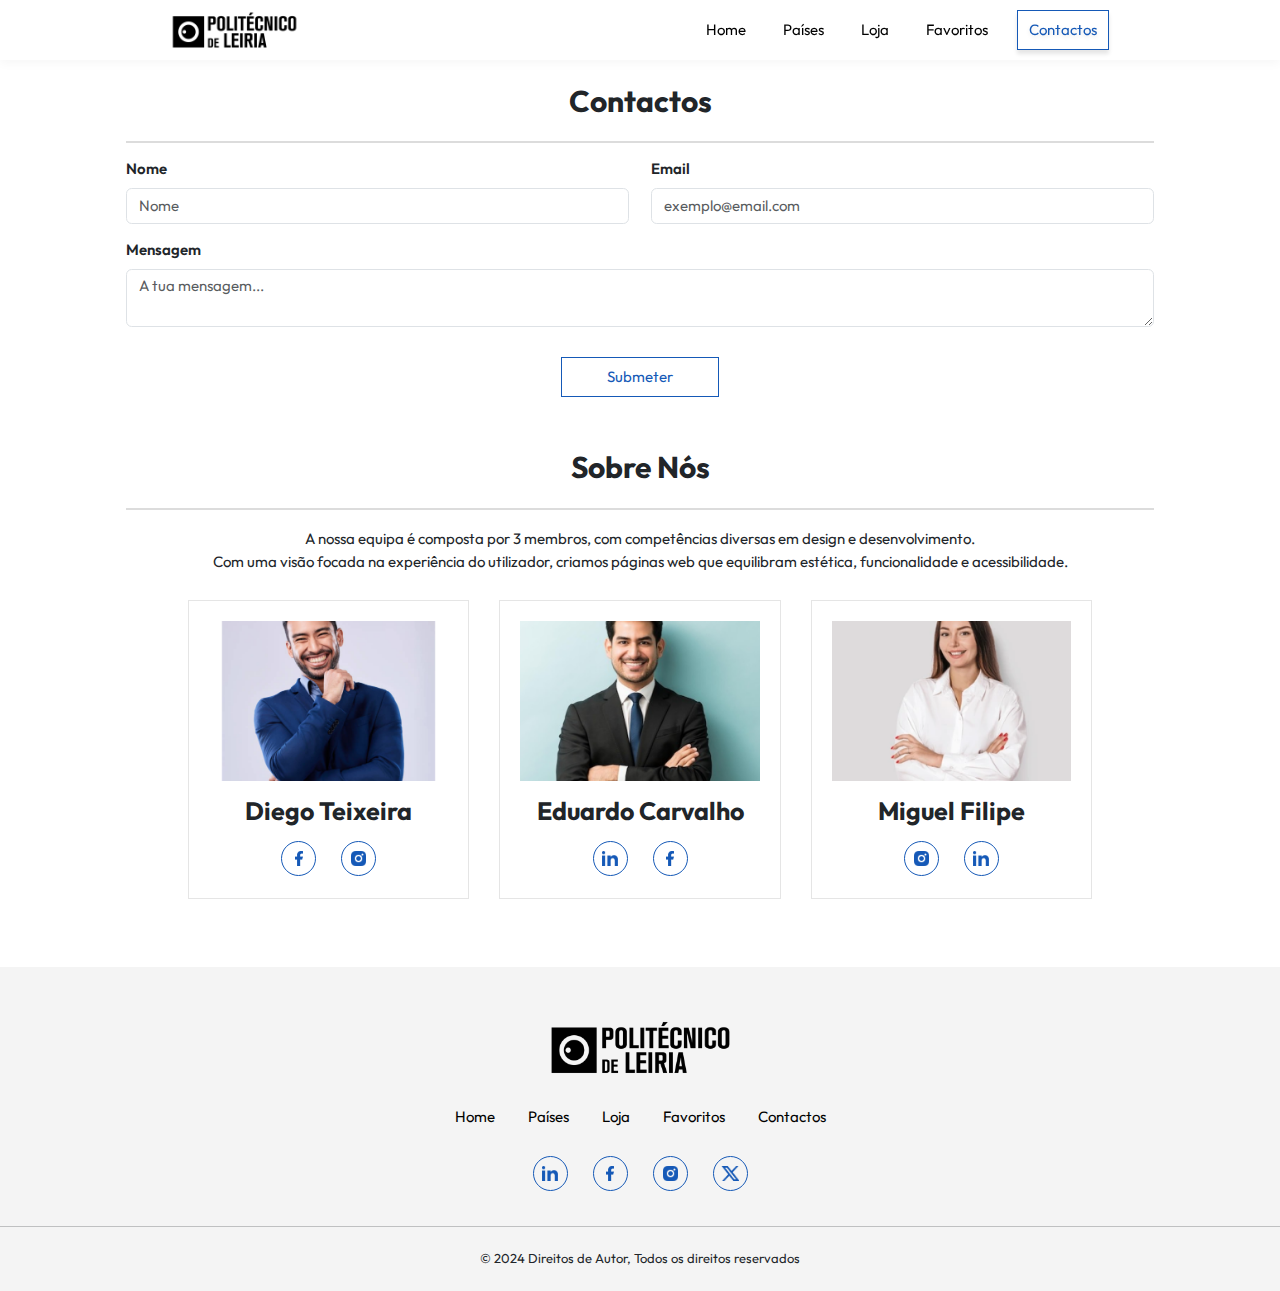
<file: contactos.html>
<!DOCTYPE html>
<html lang="en">
<head>
    <meta charset="UTF-8">
    <meta name="viewport" content="width=device-width, initial-scale=1.0">
    <title>Projeto PWC</title>
        
    <!-- CSS do Bootstrap -->
    <link href="https://cdn.jsdelivr.net/npm/bootstrap@5.3.3/dist/css/bootstrap.min.css" rel="stylesheet" integrity="sha384-QWTKZyjpPEjISv5WaRU9OFeRpok6YctnYmDr5pNlyT2bRjXh0JMhjY6hW+ALEwIH" crossorigin="anonymous">

    <!-- CSS Separado com Prioridade -->
    <link rel="stylesheet" href="assets/css/styles.css">

    <!-- Importar Font 'OUTFIT' -->
    <link rel="preconnect" href="https://fonts.googleapis.com">
    <link rel="preconnect" href="https://fonts.gstatic.com" crossorigin>
    <link href="https://fonts.googleapis.com/css2?family=Outfit:wght@100..900&display=swap" rel="stylesheet">

</head>
<body>



    <!-- NAVBAR-->
        <nav class="navbar navbar-expand-lg bg-white py-0 sticky-top">
            <div class="container d-flex justify-content-between align-items-center px-nav">
        
                <!-- Logo Politécnico de Leiria -->
                <a class="ipl-hover" href="https://www.ipleiria.pt" target="_blank">
                    <img src="assets/img/logo_ipleiria.png" alt="Politécnico de Leiria" title="Site do Politécnico de Leiria" height="60">
                </a>
        
                <!-- Toggler -->
                <button class="navbar-toggler" type="button" data-bs-toggle="collapse" data-bs-target="#navbarNav" aria-controls="navbarNav" aria-expanded="false" aria-label="Toggle navigation">
                    <span class="navbar-toggler-icon justify-content-end"></span>
                </button>
        
                <!-- Itens da Navbar -->
                <div class="collapse navbar-collapse pb-2 py-lg-0" id="navbarNav">
                    <ul class="navbar-nav ms-auto align-items-lg-center">
                        <li class="nav-item">
                            <a class="nav-link active text-black mx-nav li-hover fs-15" aria-current="page" href="homepage.html">Home</a>
                        </li>
                        <li class="nav-item">
                            <a class="nav-link text-black mx-nav li-hover fs-15" href="paises.html">Países</a>
                        </li>
                        <li class="nav-item">
                            <a class="nav-link text-black mx-nav li-hover fs-15" href="loja.html">Loja</a>
                        </li>
                        <li class="nav-item">
                            <a class="nav-link text-black mx-nav li-hover fs-15" href="favoritos.html">Favoritos</a>
                        </li>
                        <li class="nav-item">
                            <a class="nav-link mx-nav text-black px-contactos li-hover fs-15" href="contactos.html">Contactos</a>
                        </li>
                    </ul>
                </div>
            </div>
        </nav>
            

    <!-- Conteúdo Principal -->
    <div class="container">
        
        <section>
            <!-- Formulário de Contacto -->
            <div class="mx-md-5 mx-3">
                <div class="text-center">
                    <h1 class="pt-4 pb-2 opacity-80 text-center fw-bold">Contactos</h1>
                </div>
                <hr class="line">
                <div class="my-3">
                    <form id="contact-form" action="#" method="POST">
                        <div class="row">
                            <div class="col-md-6 mb-3"> 
                                <label for="label_nome" class="form-label fw-semibold">Nome</label>
                                <input type="text" class="form-control" id="name" placeholder="Nome">
                                <div id="name-error" class="invalid-feedback">Insira um nome válido...</div>
                            </div>
                            
                            <div class="col-md-6 mb-3">
                                <label for="label_email" class="form-label fw-semibold">Email</label>
                                <input type="email" class="form-control" id="email" placeholder="exemplo@email.com">
                                <div id="email-error" class="invalid-feedback">Insira um e-mail válido...</div>
                            </div>
                        </div>
                        <div>
                            <div class="mb-3">
                                <label for="label_mensagem" class="form-label fw-semibold">Mensagem</label>
                                <textarea class="form-control" id="message" rows="2" placeholder="A tua mensagem..."></textarea>
                                <div id="message-error" class="invalid-feedback">Insira uma mensagem...</div>
                            </div>
                        </div>
                        <div class="my-4 d-flex justify-content-center align-items-center">
                            <div>
                                <div>
                                    <button type="submit" class="btn btn-explorar rounded-0 px-5 py-2 my-2">Submeter</button> 
                                </div>
                            </div>
                        </div>
                    </form>

                    <!-- Mensagens de Sucesso ou Erro -->
                    <div id="success-message">
                        <div class="sucess d-flex align-content-center justify-content-center">
                            <p class="mb-0">Formulário enviado com sucesso!</p>
                        </div>
                    </div>
                    <div id="error-message">
                        <div class="error d-flex align-content-center justify-content-center">
                            <p class="mb-0">Erro ao submeter Formulário!</p>
                        </div>
                    </div>
                </div>

            </div>
        </section>



        <section>
            <!--Cards dos Contactos-->
            <div class="d-flex justify-content-center flex-column align-items-center my-4 mx-md-5 mx-3">
                <div class="mt-4 mb-0 align-content-center justify-content-center text-center">
                    <h1 class="fw-bold">Sobre Nós</h1>
                </div>
                <hr class="line w-100">
                <div class="mx-0 mx-md-3 mt-1 mb-2">
                    <p class="opacity-80 fs-15 text-center mb-3">A nossa equipa é composta por 3 membros, com competências diversas em design e desenvolvimento.<br>Com uma visão focada na experiência do utilizador, criamos páginas web que equilibram estética, funcionalidade e acessibilidade.</p>
                </div>
                
       
                <div class="my-1 mb-5 mx-0 mx-xl-5 fixWidth">
                 
     
                    <div class="d-flex flex-column flex-lg-row align-content-center justify-content-center flex-wrap">
                        
                        <div class="card rounded-0 cardContactos my-3 my-lg-0 mx-0 mx-lg-3">
                            <img class="card-img-top imgContactos" src="assets/img/person1.png" alt="Diego Teixeira">
                            <div class="card-body">
                                <h5 class="card-title fw-bold fs-25 text-center">Diego Teixeira</h5>
                                <div class="d-flex align-content-center justify-content-center">
                                    <div class="social-links my-2">
                                        <a href="https://www.facebook.com" class="social-link" target="_blank">
                                            <img src="assets/img/facebook.png" class="img-socials" alt="Facebook">
                                        </a>
                                        <a href="https://www.instagram.com" class="social-link" target="_blank">
                                            <img src="assets/img/instagram.png" class="img-socials" alt="Instagram">
                                        </a>
                                    </div>
                                </div>
                            </div>
                        </div>

                        <div class="card rounded-0 cardContactos my-3 my-lg-0 mx-0 mx-lg-3">
                            <img class="card-img-top imgContactos" src="assets/img/person2.png" alt="Eduardo Carvalho">
                            <div class="card-body">
                                <h5 class="card-title fw-bold fs-25 text-center">Eduardo Carvalho</h5>
                                <div class="d-flex align-content-center justify-content-center">
                                    <div class="social-links my-2">
                                        <a href="https://www.linkedin.com" class="social-link" target="_blank">
                                            <img src="assets/img/linkedin.png" class="img-socials" alt="LinkedIn">
                                        </a>
                                      
                                        <a href="https://www.facebook.com" class="social-link" target="_blank">
                                            <img src="assets/img/facebook.png" class="img-socials" alt="Facebook">
                                        </a>
                                    </div>
                                </div>
                            </div>
                        </div>

                        <div class="card rounded-0 cardContactos my-3 my-lg-0 mx-0 mx-lg-3 ">
                            <img class="card-img-top imgContactos" src="assets/img/person3.png" alt="Miguel Filipe">
                            <div class="card-body">
                                <h5 class="card-title fw-bold fs-25 text-center">Miguel Filipe</h5>
                                <div class="d-flex align-content-center justify-content-center">
                                    <div class="social-links my-2">
                                        <a href="https://www.instagram.com" class="social-link" target="_blank">
                                            <img src="assets/img/instagram.png" class="img-socials" alt="Instagram">
                                        </a> 
                                        <a href="https://www.linkedin.com" class="social-link" target="_blank">
                                            <img src="assets/img/linkedin.png" class="img-socials" alt="LinkedIn">
                                        </a>
                                    </div>
                                </div>   
                            </div>
                        </div>         
                    </div>
                </div>
            </div>
        </section>
 


    </div>


    <!-- FOOTER -->
    <footer>
        <div class="bg-footer">
            <div class="d-flex justify-content-center align-content-center py-2">
                <a class="ipl-hover" href="https://www.ipleiria.pt" target="_blank">
                    <img src="assets/img/logo_ipleiria.png" alt="Politécnico de Leiria" title="Site do Politécnico de Leiria" width="215">
                </a>
            </div>

            <!-- Menu -->
            <div class="align-content-center text-center py-2">
                <a href="homepage.html" class="text-black mx-3 li-hover text-decoration-none">Home</a>
                <a href="paises.html" class="text-black mx-3 li-hover text-decoration-none">Países</a>
                <a href="loja.html" class="text-black mx-3 li-hover text-decoration-none">Loja</a>
                <a href="favoritos.html" class="text-black mx-3 li-hover text-decoration-none">Favoritos</a>
                <a href="contactos.html" class="text-black mx-3 li-hover text-decoration-none">Contactos</a>
            </div>

            <!-- Redes Sociais -->
            <div class="d-flex align-content-center justify-content-center">
                <div class="social-links">
                    <a href="https://www.linkedin.com" class="social-link" target="_blank">
                        <img src="assets/img/linkedin.png" class="img-socials" alt="LinkedIn">
                    </a>
                    <a href="https://www.facebook.com" class="social-link" target="_blank">
                        <img src="assets/img/facebook.png" class="img-socials" alt="Facebook">
                    </a>
                    <a href="https://www.instagram.com" class="social-link" target="_blank">
                        <img src="assets/img/instagram.png" class="img-socials" alt="Instagram">
                    </a>
                    <a href="https://www.x.com" class="social-link" target="_blank">
                        <img src="assets/img/x.png" class="img-socials" alt="X">
                    </a>
                </div>
            </div>
            <hr>
            <div class="align-content-center text-center py-2">
                <p class="fs-13">© 2024 Direitos de Autor, Todos os direitos reservados</p>
            </div>
        </div>
    </footer>
            

    
    <!-- JavaScript do Bootstrap -->
    <script src="https://cdn.jsdelivr.net/npm/@popperjs/core@2.11.8/dist/umd/popper.min.js" integrity="sha384-I7E8VVD/ismYTF4hNIPjVp/Zjvgyol6VFvRkX/vR+Vc4jQkC+hVqc2pM8ODewa9r" crossorigin="anonymous"></script>
    <script src="https://cdn.jsdelivr.net/npm/bootstrap@5.3.3/dist/js/bootstrap.min.js" integrity="sha384-0pUGZvbkm6XF6gxjEnlmuGrJXVbNuzT9qBBavbLwCsOGabYfZo0T0to5eqruptLy" crossorigin="anonymous"></script>

    <!-- jQuery -->
    <script src="https://code.jquery.com/jquery-3.7.1.min.js"></script>

    <!-- JavaScript Separado com Prioridade -->
    <script src="assets/js/contactos.js"></script>

</body>
</html>
</file>
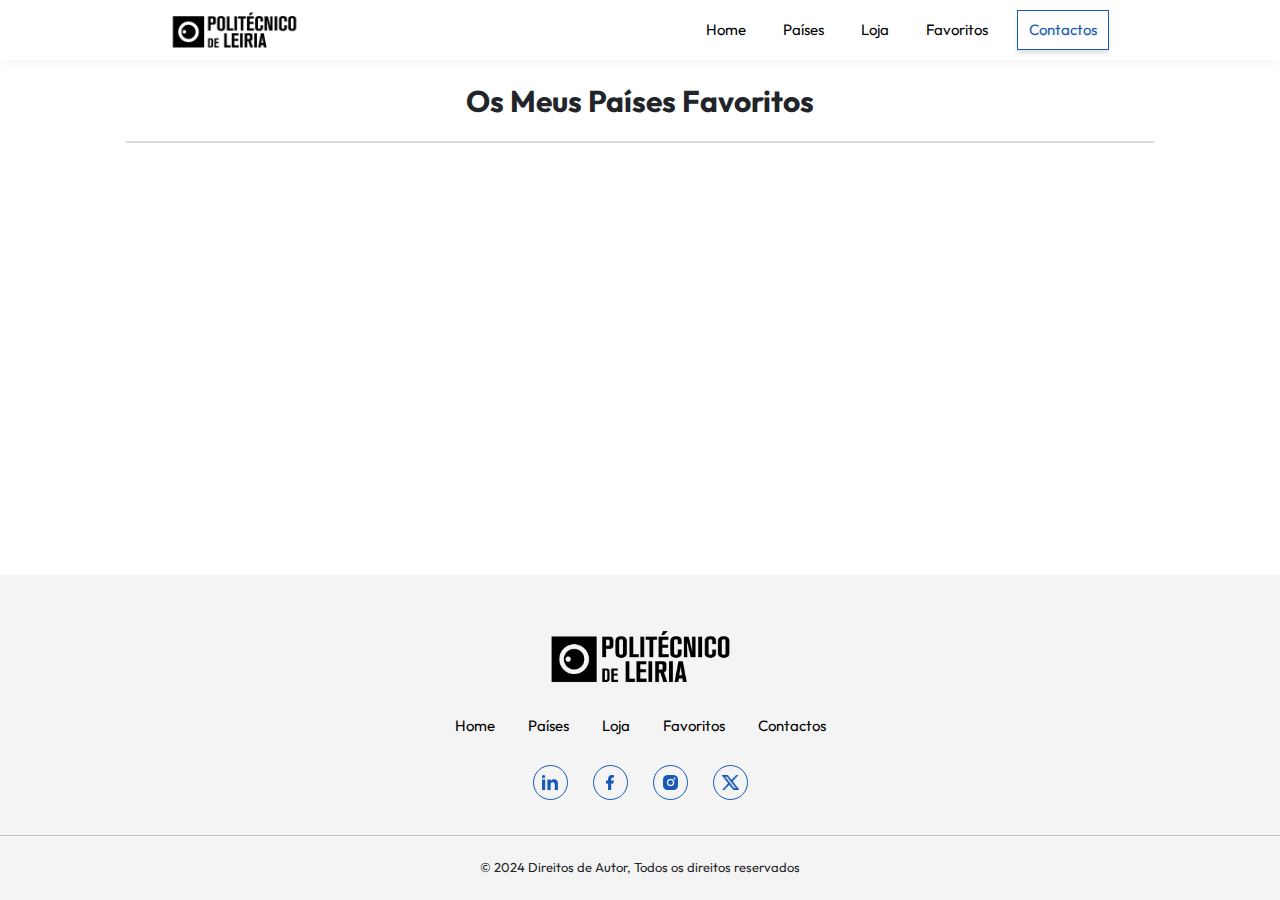
<file: favoritos.html>
<!DOCTYPE html>
<html lang="en">
<head>
    <meta charset="UTF-8">
    <meta name="viewport" content="width=device-width, initial-scale=1.0">
    <title>Projeto PWC</title>
        
    <!-- CSS do Bootstrap -->
    <link href="https://cdn.jsdelivr.net/npm/bootstrap@5.3.3/dist/css/bootstrap.min.css" rel="stylesheet" integrity="sha384-QWTKZyjpPEjISv5WaRU9OFeRpok6YctnYmDr5pNlyT2bRjXh0JMhjY6hW+ALEwIH" crossorigin="anonymous">

    <!-- CSS Separado com Prioridade -->
    <link rel="stylesheet" href="assets/css/styles.css">

    <!-- Importar Font 'OUTFIT' -->
    <link rel="preconnect" href="https://fonts.googleapis.com">
    <link rel="preconnect" href="https://fonts.gstatic.com" crossorigin>
    <link href="https://fonts.googleapis.com/css2?family=Outfit:wght@100..900&display=swap" rel="stylesheet">

</head>
<body>



    <!-- NAVBAR-->
    <nav class="navbar navbar-expand-lg bg-white py-0 sticky-top">
        <div class="container d-flex justify-content-between align-items-center px-nav">
    
            <!-- Logo Politécnico de Leiria -->
            <a class="ipl-hover" href="https://www.ipleiria.pt" target="_blank">
                <img src="assets/img/logo_ipleiria.png" alt="Politécnico de Leiria" title="Site do Politécnico de Leiria" height="60">
            </a>
    
            <!-- Toggler -->
            <button class="navbar-toggler" type="button" data-bs-toggle="collapse" data-bs-target="#navbarNav" aria-controls="navbarNav" aria-expanded="false" aria-label="Toggle navigation">
                <span class="navbar-toggler-icon justify-content-end"></span>
            </button>
    
            <!-- Itens da Navbar -->
            <div class="collapse navbar-collapse pb-2 py-lg-0" id="navbarNav">
                <ul class="navbar-nav ms-auto align-items-lg-center">
                    <li class="nav-item">
                        <a class="nav-link active text-black mx-nav li-hover fs-15" aria-current="page" href="homepage.html">Home</a>
                    </li>
                    <li class="nav-item">
                        <a class="nav-link text-black mx-nav li-hover fs-15" href="paises.html">Países</a>
                    </li>
                    <li class="nav-item">
                        <a class="nav-link text-black mx-nav li-hover fs-15" href="loja.html">Loja</a>
                    </li>
                    <li class="nav-item">
                        <a class="nav-link text-black mx-nav li-hover fs-15" href="favoritos.html">Favoritos</a>
                    </li>
                    <li class="nav-item">
                        <a class="nav-link mx-nav text-black px-contactos li-hover fs-15" href="contactos.html">Contactos</a>
                    </li>
                </ul>
            </div>


        </div>
    </nav>

    
    <!-- Conteúdo Principal -->
    <div class="container">

        <section class="mx-md-5 mx-3">
            <div>
                <h1 class="text-center pt-4 pb-2 fw-bold">Os Meus Países Favoritos</h1>
                <hr class="line">
            </div>
            
            <div id="favorites-container" class="row my-4 justify-content-center">
                <!-- Cards dos Países -->
            </div>


            <!-- Paginação -->
            <nav class="my-5">
                <ul class="pagination justify-content-center" id="pagination">
                    <!-- Botões de Paginação -->
                </ul>
            </nav>

        </section>

    </div>

        
        <!-- FOOTER -->
        <footer>
            <div class="bg-footer">
                <div class="d-flex justify-content-center align-content-center py-2">
                    <a class="ipl-hover" href="https://www.ipleiria.pt" target="_blank">
                        <img src="assets/img/logo_ipleiria.png" alt="Politécnico de Leiria" title="Site do Politécnico de Leiria" width="215">
                    </a>
                </div>



                <!-- Menu -->
                <div class="align-content-center text-center py-2">
                    <a href="homepage.html" class="text-black mx-3 li-hover text-decoration-none">Home</a>
                    <a href="paises.html" class="text-black mx-3 li-hover text-decoration-none">Países</a>
                    <a href="loja.html" class="text-black mx-3 li-hover text-decoration-none">Loja</a>
                    <a href="favoritos.html" class="text-black mx-3 li-hover text-decoration-none">Favoritos</a>
                    <a href="contactos.html" class="text-black mx-3 li-hover text-decoration-none">Contactos</a>
                </div>

                <!-- Redes Sociais -->
                <div class="d-flex align-content-center justify-content-center">
                    <div class="social-links">
                        <a href="https://www.linkedin.com" class="social-link" target="_blank">
                            <img src="assets/img/linkedin.png" class="img-socials" alt="LinkedIn">
                        </a>
                        <a href="https://www.facebook.com" class="social-link" target="_blank">
                            <img src="assets/img/facebook.png" class="img-socials" alt="Facebook">
                        </a>
                        <a href="https://www.instagram.com" class="social-link" target="_blank">
                            <img src="assets/img/instagram.png" class="img-socials" alt="Instagram">
                        </a>
                        <a href="https://www.x.com" class="social-link" target="_blank">
                            <img src="assets/img/x.png" class="img-socials" alt="X">
                        </a>
                        </div>
                        

                </div>
                <hr>
                <div class="align-content-center text-center py-2">
                    <p class="fs-13">© 2024 Direitos de Autor, Todos os direitos reservados</p>
                </div>
            </div>
        </footer>



    <!-- JavaScript do Bootstrap -->
    <script src="https://cdn.jsdelivr.net/npm/@popperjs/core@2.11.8/dist/umd/popper.min.js" integrity="sha384-I7E8VVD/ismYTF4hNIPjVp/Zjvgyol6VFvRkX/vR+Vc4jQkC+hVqc2pM8ODewa9r" crossorigin="anonymous"></script>
    <script src="https://cdn.jsdelivr.net/npm/bootstrap@5.3.3/dist/js/bootstrap.min.js" integrity="sha384-0pUGZvbkm6XF6gxjEnlmuGrJXVbNuzT9qBBavbLwCsOGabYfZo0T0to5eqruptLy" crossorigin="anonymous"></script>

    <!-- jQuery -->
    <script src="https://code.jquery.com/jquery-3.7.1.min.js"></script>

    <!-- JavaScript Separado com Prioridade -->
    <script src="assets/js/favoritos.js"></script>

</body>
</html>
</file>
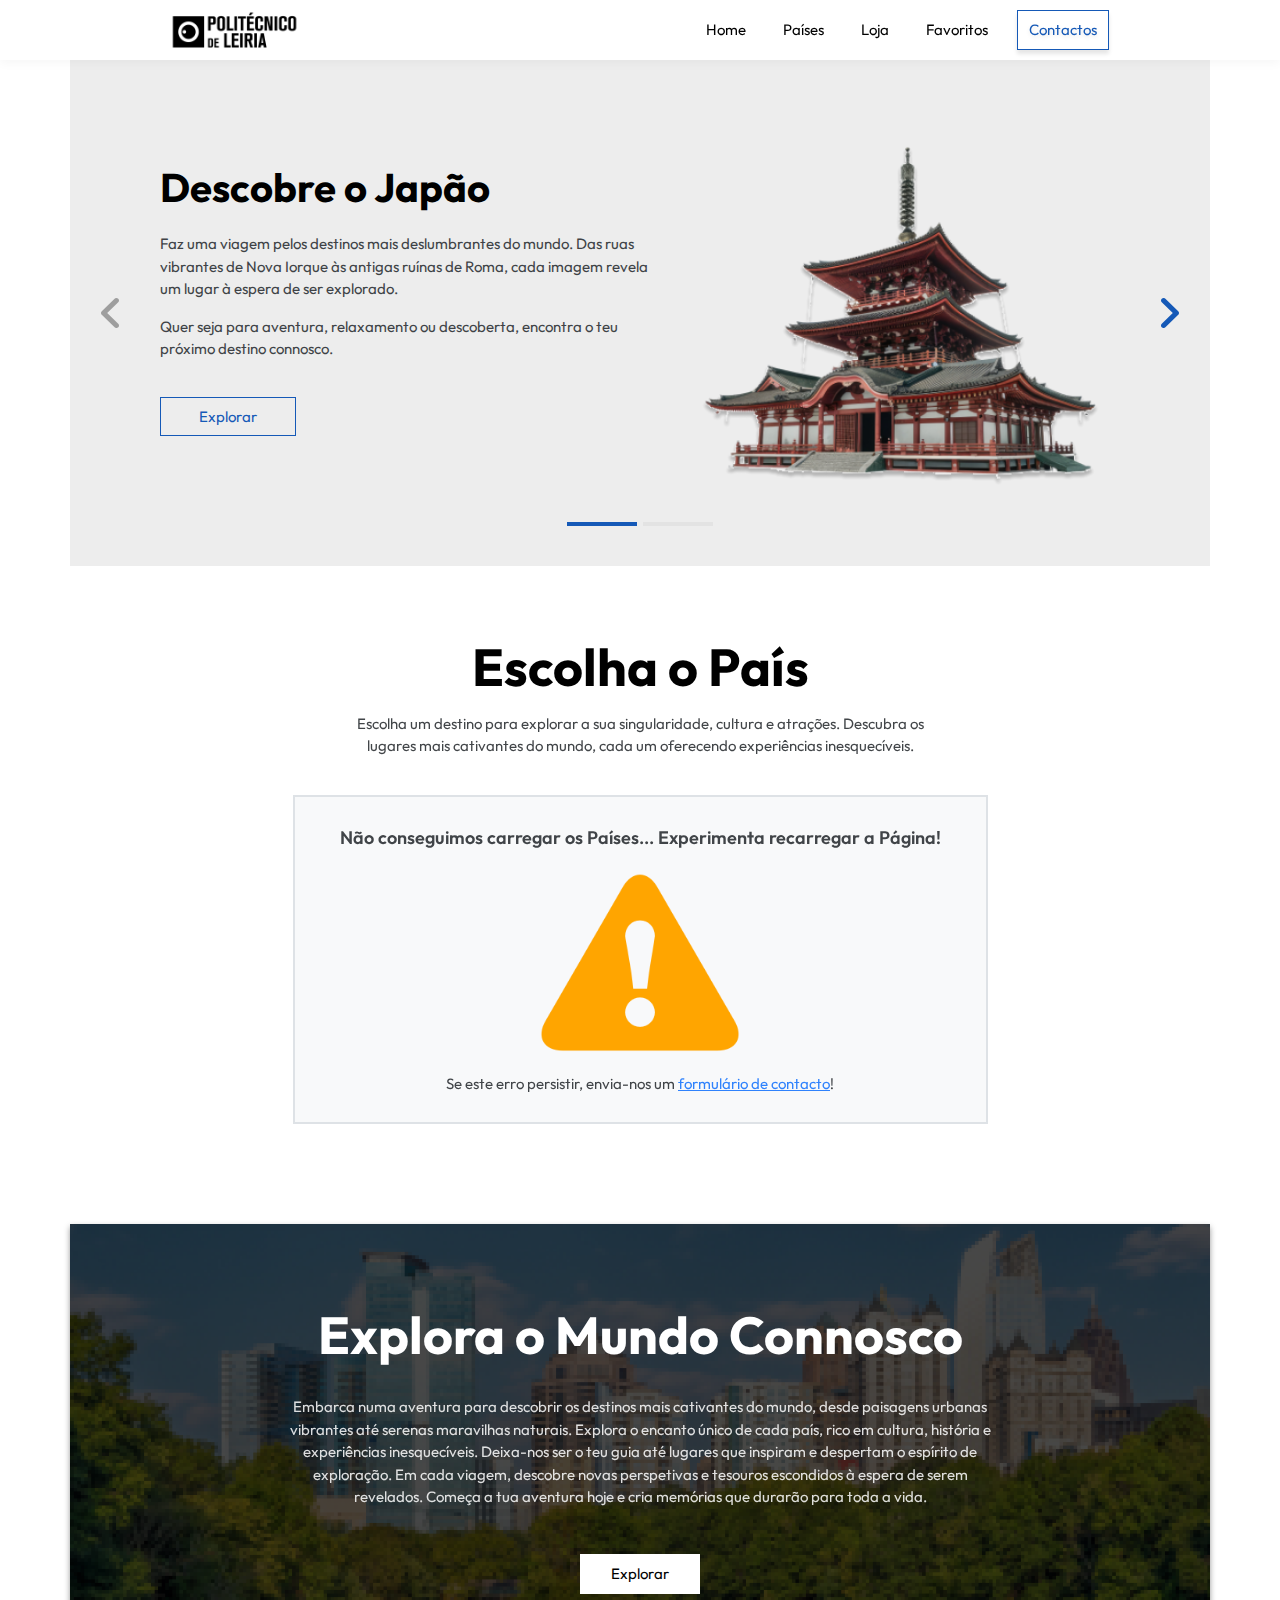
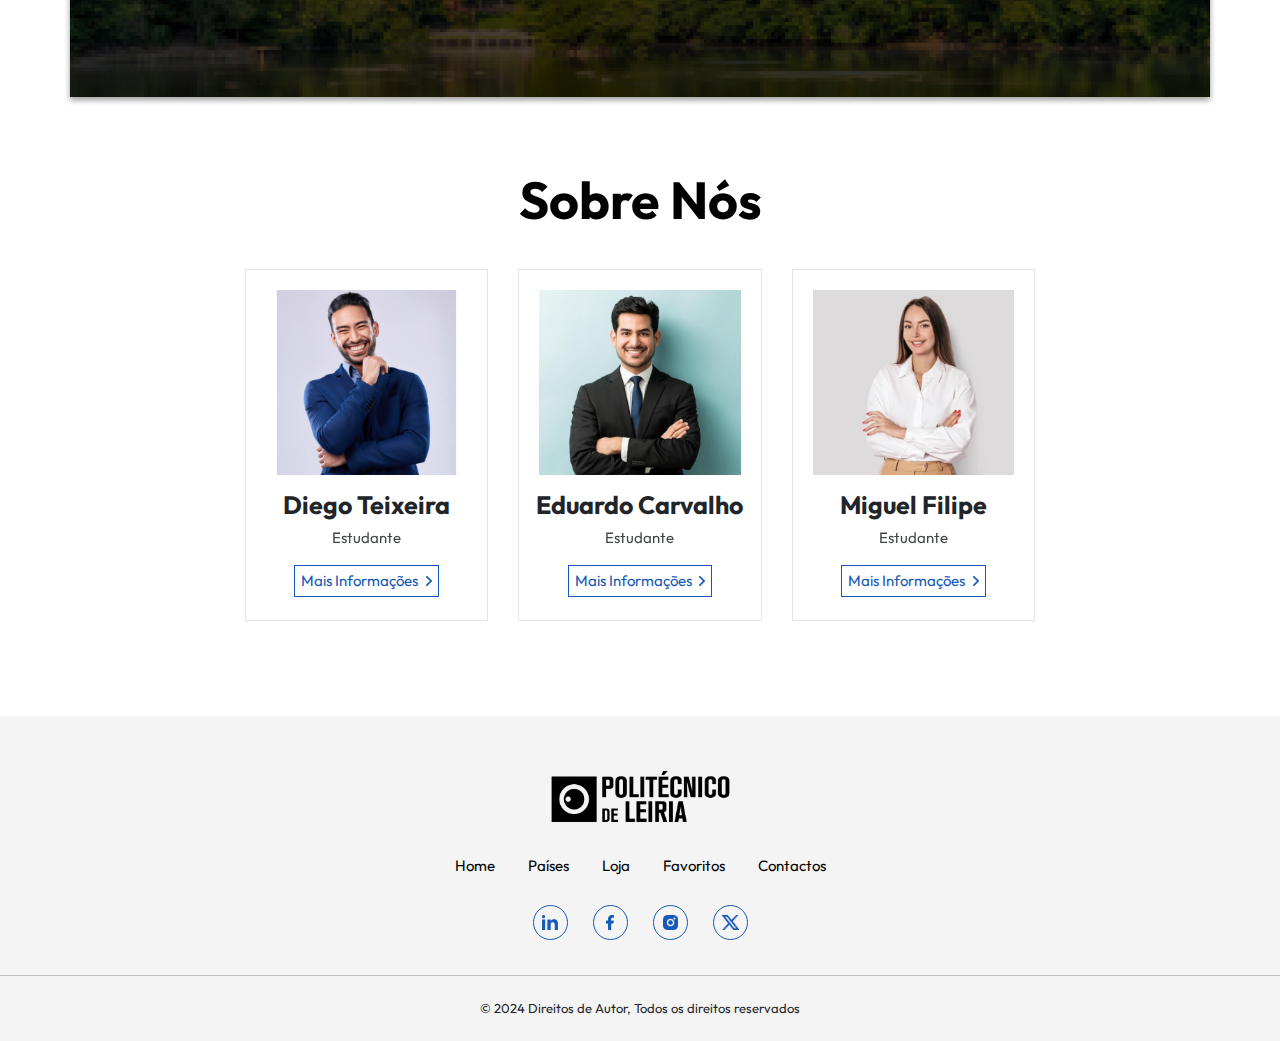
<file: homepage.html>
<!DOCTYPE html>
<html lang="en">
<head>
    <meta charset="UTF-8">
    <meta name="viewport" content="width=device-width, initial-scale=1.0">
    <title>Projeto PWC</title>
        
    <!-- CSS do Bootstrap -->
    <link href="https://cdn.jsdelivr.net/npm/bootstrap@5.3.3/dist/css/bootstrap.min.css" rel="stylesheet" integrity="sha384-QWTKZyjpPEjISv5WaRU9OFeRpok6YctnYmDr5pNlyT2bRjXh0JMhjY6hW+ALEwIH" crossorigin="anonymous">

    <!-- CSS Separado com Prioridade -->
    <link rel="stylesheet" href="assets/css/styles.css">

    <!-- Importar Font 'OUTFIT' -->
    <link rel="preconnect" href="https://fonts.googleapis.com">
    <link rel="preconnect" href="https://fonts.gstatic.com" crossorigin>
    <link href="https://fonts.googleapis.com/css2?family=Outfit:wght@100..900&display=swap" rel="stylesheet">

</head>
<body>



    <!-- NAVBAR-->
    <nav class="navbar navbar-expand-lg bg-white py-0 sticky-top">
        <div class="container d-flex justify-content-between align-items-center px-nav">

            <!-- Logo Politécnico de Leiria -->
            <a class="ipl-hover" href="https://www.ipleiria.pt" target="_blank">
                <img src="assets/img/logo_ipleiria.png" alt="Politécnico de Leiria" title="Site do Politécnico de Leiria" height="60">
            </a>
    
            <!-- Toggler -->
            <button class="navbar-toggler" type="button" data-bs-toggle="collapse" data-bs-target="#navbarNav" aria-controls="navbarNav" aria-expanded="false" aria-label="Toggle navigation">
                <span class="navbar-toggler-icon justify-content-end"></span>
            </button>
    
            <!-- Itens da Navbar -->
            <div class="collapse navbar-collapse pb-2 py-lg-0" id="navbarNav">
                <ul class="navbar-nav ms-auto align-items-lg-center">
                    <li class="nav-item">
                        <a class="nav-link active text-black mx-nav li-hover fs-15" aria-current="page" href="homepage.html">Home</a>
                    </li>
                    <li class="nav-item">
                        <a class="nav-link text-black mx-nav li-hover fs-15" href="paises.html">Países</a>
                    </li>
                    <li class="nav-item">
                        <a class="nav-link text-black mx-nav li-hover fs-15" href="loja.html">Loja</a>
                    </li>
                    <li class="nav-item">
                        <a class="nav-link text-black mx-nav li-hover fs-15" href="favoritos.html">Favoritos</a>
                    </li>
                    <li class="nav-item">
                        <a class="nav-link mx-nav text-black px-contactos li-hover fs-15" href="contactos.html">Contactos</a>
                    </li>
                </ul>
            </div>

        </div>
    </nav>

    <!-- Conteúdo Principal -->
    <div class="container p-0">


        <!-- CAROUSEL -->
        <section>
            <div id="carouselDescobre" class="carousel carousel-dark slide" data-bs-interval="false">

                <!-- Indicadores de Slide -->
                <div class="carousel-indicators my-2 my-md-4 py-2">
                  <button type="button" data-bs-target="#carouselDescobre" data-bs-slide-to="0" class="active slider-wh" aria-current="true" aria-label="Slide 1"></button>
                  <button type="button" data-bs-target="#carouselDescobre" data-bs-slide-to="1" class="slider-wh" aria-label="Slide 2"></button>
                </div>

                <!-- Slides -->
                <div class="carousel-inner">

                    <!-- Slide 1 -->
                    <div class="carousel-item active carousel-bg-light d-flex padding-carousel" data-bs-target="5000">
                        <div class="d-flex flex-column flex-lg-row justify-content-lg-between">

                            <div class="d-block justify-content-center">
                                <h5 class="fw-bold fs-69 text-black mt-3 mb-3 my-md-4 mobile-center">Descobre o Japão</h5>
                                <hr class="d-block d-lg-none line">
                                <div class="me-15 d-none flex-column d-md-flex opacity-85">
                                    <p>Faz uma viagem pelos destinos mais deslumbrantes do mundo. Das ruas vibrantes de Nova Iorque às antigas ruínas de Roma, cada imagem revela um lugar à espera de ser explorado.</p>
                                    <p>Quer seja para aventura, relaxamento ou descoberta, encontra o teu próximo destino connosco.</p>
                                </div>
                                <div class="d-md-none text-center justify opacity-85 my-4">
                                    <p class="mb-mobile">Faz uma viagem pelos destinos mais deslumbrantes do mundo.</p>
                                    <p class="mb-mobile">Das ruas vibrantes de Nova Iorque às antigas ruínas de Roma, cada imagem revela um lugar à espera de ser explorado.</p>
                                    <p class="mb-mobile">Quer seja para aventura, relaxamento ou descoberta, encontra o teu próximo destino connosco.</p>
                                </div>
                                <div class="my-30 mobile-center">
                                    <a href="paises.html" class="btn-explorar">Explorar</a> 
                                </div>
                            </div>
                                <img src="assets/img/img_japao.png" class="img-fluid" id="img_japao" class="d-block" alt="Descobre o Japão">
                        </div>
                    </div>

                    <!-- Slide 2 -->
                    <div class="carousel-item carousel-bg-black padding-carousel" data-bs-target="2000">
                        <div class="d-flex flex-column flex-lg-row justify-content-lg-between">

                            <div class="d-block justify-content-center">
                                <h5 class="fw-bold fs-69 text-white mt-3 mb-3 my-md-4 mobile-center">Descobre a Austrália</h5>
                                <hr class="d-block d-lg-none line-inverted">
                                <div class="me-15 d-none flex-column d-md-flex opacity-85 text-white p-aus">
                                    <p>Descobre a vibrante Grande Barreira de Coral, a famosa Ópera de Sydney e o vasto Outback.</p>
                                    <p>A Austrália oferece uma vida selvagem única, costas ensolaradas e paisagens diversificadas.</p>
                                </div>
                                <div class="d-md-none text-center justify opacity-85 text-white my-4">
                                    <p>Descobre a vibrante Grande Barreira de Coral, a famosa Ópera de Sydney e o vasto Outback.</p>
                                    <p>A Austrália oferece uma vida selvagem única, costas ensolaradas e paisagens diversificadas.</p>
                                </div>
                                <div class="my-30 mobile-center">
                                    <a href="paises.html" class="btn-explorar-aus">Explorar</a> 
                                </div>
                            </div>
                            <img src="assets/img/img_australia.png" class="img-fluid" id="img_australia" class="d-block" alt="Descobre a Austrália">
                        </div>
                    </div>

                    <!-- Butões </> -->
                    <button class="carousel-control-prev" type="button" data-bs-target="#carouselDescobre" data-bs-slide="prev">
                        <span class="carousel-control-prev-icon" aria-hidden="true"></span>
                        <span class="visually-hidden">Previous</span>
                    </button>
                    <button class="carousel-control-next" type="button" data-bs-target="#carouselDescobre" data-bs-slide="next">
                        <span class="carousel-control-next-icon" aria-hidden="true"></span>
                        <span class="visually-hidden">Next</span>
                    </button>

              </div>
        </section>
       

        <!-- PAÍSES -->
        <section>
            <div class="pd-paises">
                <div class="d-flex justify-content-center flex-column align-items-center mb-4" id="containerCountries">

                    <!-- Título -->
                    <div>
                        <h5 class="fs-52 fw-bold text-black mb-3">Escolha o País</h5>
                    </div>

                    <!-- Texto -->
                    <div class="d-flex flex-column justify-content-center align-items-center text-center d-lg-none marginEscolhaPais opacity-85 align-items-center justify">
                        <p>Escolha um destino para explorar a sua singularidade, cultura e atrações.</p>
                        <p>Descubra os lugares mais cativantes do mundo, cada um oferecendo experiências inesquecíveis.</p>
                    </div>
                    <div class="d-none d-lg-flex marginEscolhaPais opacity-85 text-center">
                        <p>Escolha um destino para explorar a sua singularidade, cultura e atrações. Descubra os lugares mais cativantes do mundo, cada um oferecendo experiências inesquecíveis.</p>
                    </div>

                </div>

                <!-- Países -->
                <div class="marginPaises">
                    <div class="d-flex flex-column flex-lg-row justify-content-center align-items-center justify-content-stretch" id="randomCountries">

                        <!-- Cards dos Países -->

                        <!-- Mensagem de Erro -->
                        <div class="d-flex justify-content-center align-items-center flex-column flex-wrap bg-light border border-2 py-4 px-5">
                            <p class="opacity-85 fs-18 fw-semibold mb-3 justify mt-1">Não conseguimos carregar os Países... Experimenta recarregar a Página!</p>
                            <img src="assets/img/error.png" height="200" width="200">
                            <p class="opacity-85 text-center mt-2 mb-1">Se este erro persistir, envia-nos um <a href="contactos.html">formulário de contacto</a>!</p>
                        </div>
                    </div>
                </div>


            </div>
        </section>


        <!-- EXPLORA O MUNDO -->
        <section class="shadowExplora">
            <div id="explorarBg">
                <div class="explorar">

                    <!-- Título -->
                    <div class="text-white text-center">
                        <h5 id="explora" class="fw-bold">Explora o Mundo Connosco</h5>
                    </div>

                    <!-- Texto -->
                    <div class="text-white d-none d-lg-flex flex-column text-center marginExploraMundo-P opacity-85">
                        <p>Embarca numa aventura para descobrir os destinos mais cativantes do mundo, desde paisagens urbanas vibrantes até serenas maravilhas naturais. Explora o encanto único de cada país, rico em cultura, história e experiências inesquecíveis. Deixa-nos ser o teu guia até lugares que inspiram e despertam o espírito de exploração. Em cada viagem, descobre novas perspetivas e tesouros escondidos à espera de serem revelados. Começa a tua aventura hoje e cria memórias que durarão para toda a vida.</p>
                    </div>                    
                    <div class="d-lg-none d-flex flex-column text-white text-center marginExploraMundo-P justify opacity-85">
                        <p>Embarca numa aventura para descobrir os destinos mais cativantes do mundo, desde paisagens urbanas vibrantes até serenas maravilhas naturais.<br>Explora o encanto único de cada país, rico em cultura, história e experiências inesquecíveis. <br>Deixa-nos ser o teu guia até lugares que inspiram e despertam o espírito de exploração. <br>Em cada viagem, descobre novas perspetivas e tesouros escondidos à espera de serem revelados. <br>Começa a tua aventura hoje e cria memórias que durarão para toda a vida.</p>
                    </div>

                    <!-- Explorar -->
                    <div class=" d-flex justify-content-center my-4">
                        <a href="paises.html" class="btnExploraMundo">Explorar</a>
                    </div>

                </div>  
            </div>
        </section>


        <!-- SOBRE NÓS -->
        <section>
            <div class="d-flex justify-content-center flex-column align-items-center my-4 paddingSobreNos">

                <!-- Título -->
                <div>
                    <h5 class="fs-52 fw-bold text-black mb-3">Sobre Nós</h5>
                </div>

                <!-- Pessoa 1 -->
                <div class="d-flex flex-column flex-lg-row align-content-center justify-content-center my-4">
                    <div class="card rounded-0 card-sobreNos my-3 my-lg-0 mx-0 mx-lg-3">
                        <img class="card-img-top img-sobreNos" src="assets/img/person1.png" alt="Diego Teixeira">
                        <div class="card-body">
                            <h5 class="card-title fw-bold fs-25 text-center">Diego Teixeira</h5>
                            <p class="card-text opacity-85 text-center">Estudante</p>
                            <div class="d-flex justify-content-center align-content-center my-2">
                                <a href="contactos.html" id="btn-maisInformacoes" class="btn rounded-0 align-content-center">Mais Informações<span class="ps-2 align-content-center justify-content-center"><img src="assets/img/mais_informacoes.png" width="6"></span></a>
                            </div>
                        </div>
                    </div>

                    <!-- Pessoa 2 -->
                    <div class="card rounded-0 card-sobreNos my-3 my-lg-0 mx-0 mx-lg-3">
                        <img class="card-img-top img-sobreNos" src="assets/img/person2.png" alt="Eduardo Carvalho">
                        <div class="card-body">
                            <h5 class="card-title fw-bold fs-25 text-center">Eduardo Carvalho</h5>
                            <p class="card-text opacity-85 text-center">Estudante</p>
                            <div class="d-flex justify-content-center align-content-center my-2">
                                <a href="contactos.html" id="btn-maisInformacoes" class="btn rounded-0 align-content-center">Mais Informações<span class="ps-2 align-content-center justify-content-center"><img src="assets/img/mais_informacoes.png" width="6"></span></a>
                            </div>
                        </div>
                    </div>

                    <!-- Pessoa 3 -->
                    <div class="card rounded-0 card-sobreNos my-3 my-lg-0 mx-0 mx-lg-3">
                        <img class="card-img-top img-sobreNos" src="assets/img/person3.png" alt="Miguel Filipe">
                        <div class="card-body">
                            <h5 class="card-title fw-bold fs-25 text-center">Miguel Filipe</h5>
                            <p class="card-text opacity-85 text-center">Estudante</p>
                            <div class="d-flex justify-content-center align-content-center my-2">
                                <a href="contactos.html" id="btn-maisInformacoes" class="btn rounded-0 align-content-center">Mais Informações<span class="ps-2 align-content-center justify-content-center"><img src="assets/img/mais_informacoes.png" width="6"></span></a>
                            </div>
                        </div>
                    </div>
                </div>
            </div>
        </section>

    </div>


    <!-- FOOTER -->
    <footer>
        <div class="bg-footer">
            <div class="d-flex justify-content-center align-content-center py-2">
                <a class="ipl-hover" href="https://www.ipleiria.pt" target="_blank">
                    <img src="assets/img/logo_ipleiria.png" alt="Politécnico de Leiria" title="Site do Politécnico de Leiria" width="215">
                </a>
            </div>

            <!-- Menu -->
            <div class="align-content-center text-center py-2">
                <a href="homepage.html" class="text-black mx-3 li-hover text-decoration-none">Home</a>
                <a href="paises.html" class="text-black mx-3 li-hover text-decoration-none">Países</a>
                <a href="loja.html" class="text-black mx-3 li-hover text-decoration-none">Loja</a>
                <a href="favoritos.html" class="text-black mx-3 li-hover text-decoration-none">Favoritos</a>
                <a href="contactos.html" class="text-black mx-3 li-hover text-decoration-none">Contactos</a>
            </div>

            <!-- Redes Sociais -->
            <div class="d-flex align-content-center justify-content-center">
                <div class="social-links">
                    <a href="https://www.linkedin.com" class="social-link" target="_blank">
                        <img src="assets/img/linkedin.png" class="img-socials" alt="LinkedIn">
                    </a>
                    <a href="https://www.facebook.com" class="social-link" target="_blank">
                        <img src="assets/img/facebook.png" class="img-socials" alt="Facebook">
                    </a>
                    <a href="https://www.instagram.com" class="social-link" target="_blank">
                        <img src="assets/img/instagram.png" class="img-socials" alt="Instagram">
                    </a>
                    <a href="https://www.x.com" class="social-link" target="_blank">
                        <img src="assets/img/x.png" class="img-socials" alt="X">
                    </a>
                    </div>
                    
            </div>
            <hr>
            
            <div class="align-content-center text-center py-2">
                <p class="fs-13">© 2024 Direitos de Autor, Todos os direitos reservados</p>
            </div>
        </div>
    </footer>

    

    <!-- JavaScript do Bootstrap -->
    <script src="https://cdn.jsdelivr.net/npm/@popperjs/core@2.11.8/dist/umd/popper.min.js" integrity="sha384-I7E8VVD/ismYTF4hNIPjVp/Zjvgyol6VFvRkX/vR+Vc4jQkC+hVqc2pM8ODewa9r" crossorigin="anonymous"></script>
    <script src="https://cdn.jsdelivr.net/npm/bootstrap@5.3.3/dist/js/bootstrap.min.js" integrity="sha384-0pUGZvbkm6XF6gxjEnlmuGrJXVbNuzT9qBBavbLwCsOGabYfZo0T0to5eqruptLy" crossorigin="anonymous"></script>

    <!-- jQuery -->
    <script src="https://code.jquery.com/jquery-3.7.1.min.js"></script>

    <!-- JavaScript Separado com Prioridade -->
    <script src="assets/js/homepage.js"></script>
    
</body>
</html>
</file>
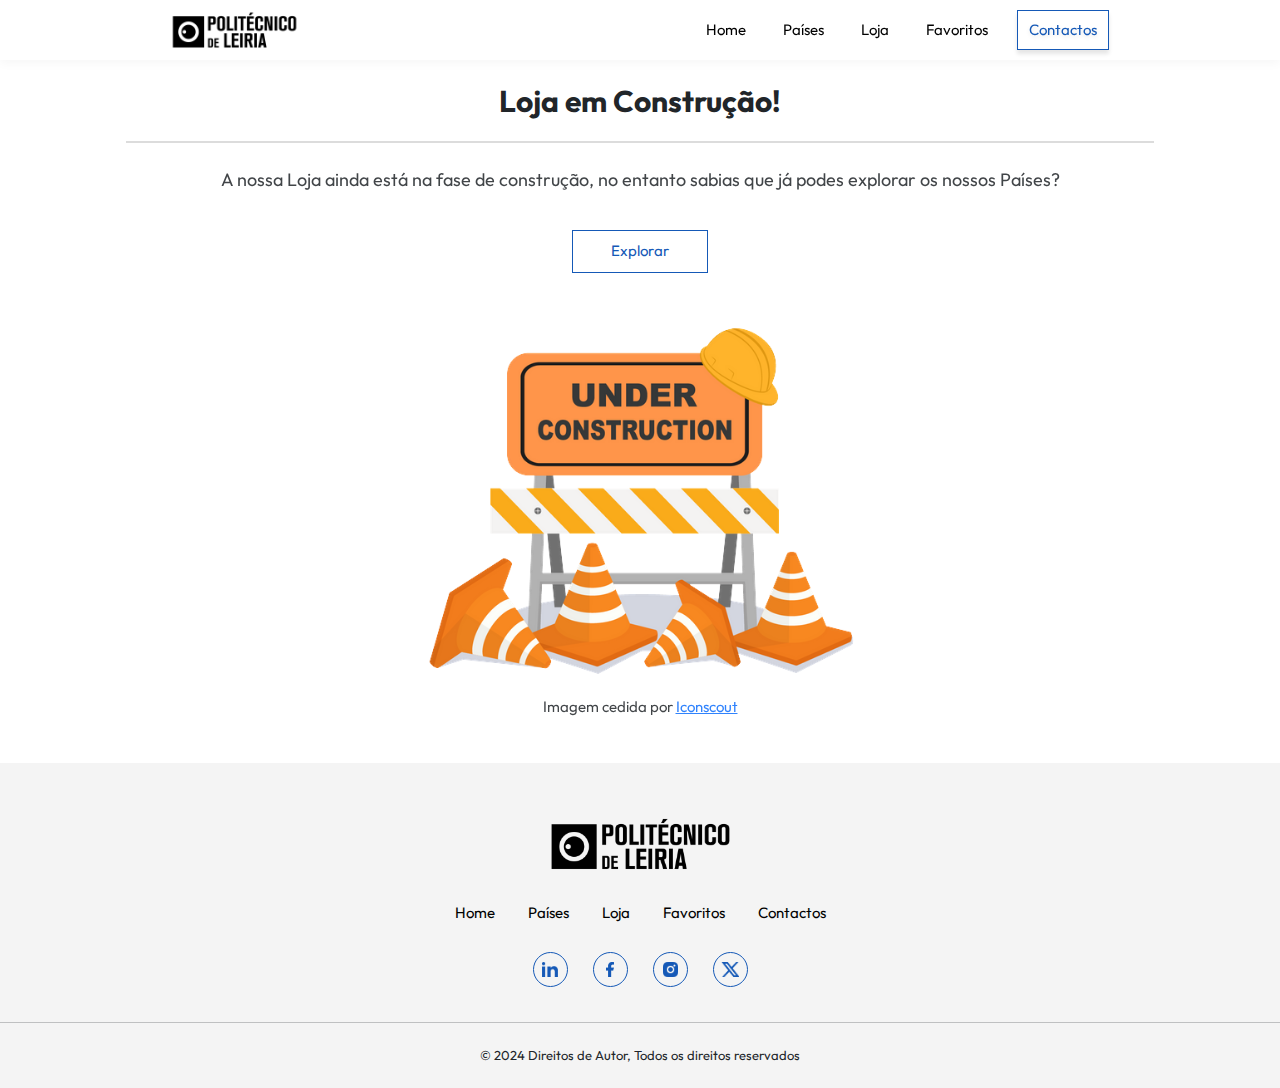
<file: loja.html>
<!DOCTYPE html>
<html lang="en">
<head>
    <meta charset="UTF-8">
    <meta name="viewport" content="width=device-width, initial-scale=1.0">
    <title>Projeto PWC</title>
        
    <!-- CSS do Bootstrap -->
    <link href="https://cdn.jsdelivr.net/npm/bootstrap@5.3.3/dist/css/bootstrap.min.css" rel="stylesheet" integrity="sha384-QWTKZyjpPEjISv5WaRU9OFeRpok6YctnYmDr5pNlyT2bRjXh0JMhjY6hW+ALEwIH" crossorigin="anonymous">

    <!-- CSS Separado com Prioridade -->
    <link rel="stylesheet" href="assets/css/styles.css">

    <!-- Importar Font 'OUTFIT' -->
    <link rel="preconnect" href="https://fonts.googleapis.com">
    <link rel="preconnect" href="https://fonts.gstatic.com" crossorigin>
    <link href="https://fonts.googleapis.com/css2?family=Outfit:wght@100..900&display=swap" rel="stylesheet">

</head>
<body>



    <!-- NAVBAR-->
    <nav class="navbar navbar-expand-lg bg-white py-0 sticky-top">
        <div class="container d-flex justify-content-between align-items-center px-nav">
    
            <!-- Logo Politécnico de Leiria -->
            <a class="ipl-hover" href="https://www.ipleiria.pt" target="_blank">
                <img src="assets/img/logo_ipleiria.png" alt="Politécnico de Leiria" title="Site do Politécnico de Leiria" height="60">
            </a>
    
            <!-- Toggler -->
            <button class="navbar-toggler" type="button" data-bs-toggle="collapse" data-bs-target="#navbarNav" aria-controls="navbarNav" aria-expanded="false" aria-label="Toggle navigation">
                <span class="navbar-toggler-icon justify-content-end"></span>
            </button>
    
            <!-- Itens da Navbar -->
            <div class="collapse navbar-collapse pb-2 py-lg-0" id="navbarNav">
                <ul class="navbar-nav ms-auto align-items-lg-center">
                    <li class="nav-item">
                        <a class="nav-link active text-black mx-nav li-hover fs-15" aria-current="page" href="homepage.html">Home</a>
                    </li>
                    <li class="nav-item">
                        <a class="nav-link text-black mx-nav li-hover fs-15" href="paises.html">Países</a>
                    </li>
                    <li class="nav-item">
                        <a class="nav-link text-black mx-nav li-hover fs-15" href="loja.html">Loja</a>
                    </li>
                    <li class="nav-item">
                        <a class="nav-link text-black mx-nav li-hover fs-15" href="favoritos.html">Favoritos</a>
                    </li>
                    <li class="nav-item">
                        <a class="nav-link mx-nav text-black px-contactos li-hover fs-15" href="contactos.html">Contactos</a>
                    </li>
                </ul>
            </div>


        </div>
    </nav>


    <!-- Conteúdo Principal -->
    <div class="container">
        <section class="mx-md-5 mx-3">
            <div class="d-flex align-content-center flex-column justify-content-center">
                <div class="text-center">
                    <h1 class="fw-bold pt-4 pb-2">Loja em Construção!</h1>
                    <hr class="line">
                </div>
                <div class="my-2">
                    <div class="text-center opacity-85 fs-18"
                        <p>A nossa Loja ainda está na fase de construção, no entanto sabias que já podes explorar os nossos Países?</p>
                    </div>
                    <div class="d-flex justify-content-center align-content-center">
                        <a href="paises.html" class="btn-explorar my-5 my-md-4">Explorar</a> 
                    </div>
                    </div>
                    <div class="d-flex flex-column align-content-center justify-content-center my-4">
                    <div class="d-flex align-content-center flex-wrap flex-column justify-self-center">
                        <img src="assets/img/under-construction.png" id="img-under-construction" height="363px">
                    </div>
                    
                    <div>
                        <p class="text-center mt-2 mb-4 opacity-85">Imagem cedida por <a href="https://iconscout.com/" target="_blank">Iconscout</a></p>
                    </div>
                </div>
            </div>

        </section>

    </div>

    <!-- FOOTER -->
    <footer>
        <div class="bg-footer">
            <div class="d-flex justify-content-center align-content-center py-2">
                <a class="ipl-hover" href="https://www.ipleiria.pt" target="_blank">
                    <img src="assets/img/logo_ipleiria.png" alt="Politécnico de Leiria" title="Site do Politécnico de Leiria" width="215">
                </a>
            </div>

            <!-- Menu -->
            <div class="align-content-center text-center py-2">
                <a href="homepage.html" class="text-black mx-3 li-hover text-decoration-none">Home</a>
                <a href="paises.html" class="text-black mx-3 li-hover text-decoration-none">Países</a>
                <a href="loja.html" class="text-black mx-3 li-hover text-decoration-none">Loja</a>
                <a href="favoritos.html" class="text-black mx-3 li-hover text-decoration-none">Favoritos</a>
                <a href="contactos.html" class="text-black mx-3 li-hover text-decoration-none">Contactos</a>
            </div>

            <!-- Redes Sociais -->
            <div class="d-flex align-content-center justify-content-center">
                <div class="social-links">
                    <a href="https://www.linkedin.com" class="social-link" target="_blank">
                        <img src="assets/img/linkedin.png" class="img-socials" alt="LinkedIn">
                    </a>
                    <a href="https://www.facebook.com" class="social-link" target="_blank">
                        <img src="assets/img/facebook.png" class="img-socials" alt="Facebook">
                    </a>
                    <a href="https://www.instagram.com" class="social-link" target="_blank">
                        <img src="assets/img/instagram.png" class="img-socials" alt="Instagram">
                    </a>
                    <a href="https://www.x.com" class="social-link" target="_blank">
                        <img src="assets/img/x.png" class="img-socials" alt="X">
                    </a>
                    </div>
                    

            </div>
            <hr>
            <div class="align-content-center text-center py-2">
                <p class="fs-13">© 2024 Direitos de Autor, Todos os direitos reservados</p>
            </div>
        </div>
    </footer>

    

    <!-- JavaScript do Bootstrap -->
    <script src="https://cdn.jsdelivr.net/npm/@popperjs/core@2.11.8/dist/umd/popper.min.js" integrity="sha384-I7E8VVD/ismYTF4hNIPjVp/Zjvgyol6VFvRkX/vR+Vc4jQkC+hVqc2pM8ODewa9r" crossorigin="anonymous"></script>
    <script src="https://cdn.jsdelivr.net/npm/bootstrap@5.3.3/dist/js/bootstrap.min.js" integrity="sha384-0pUGZvbkm6XF6gxjEnlmuGrJXVbNuzT9qBBavbLwCsOGabYfZo0T0to5eqruptLy" crossorigin="anonymous"></script>

    <!-- jQuery -->
    <script src="https://code.jquery.com/jquery-3.7.1.min.js"></script>

</body>
</html>
</file>
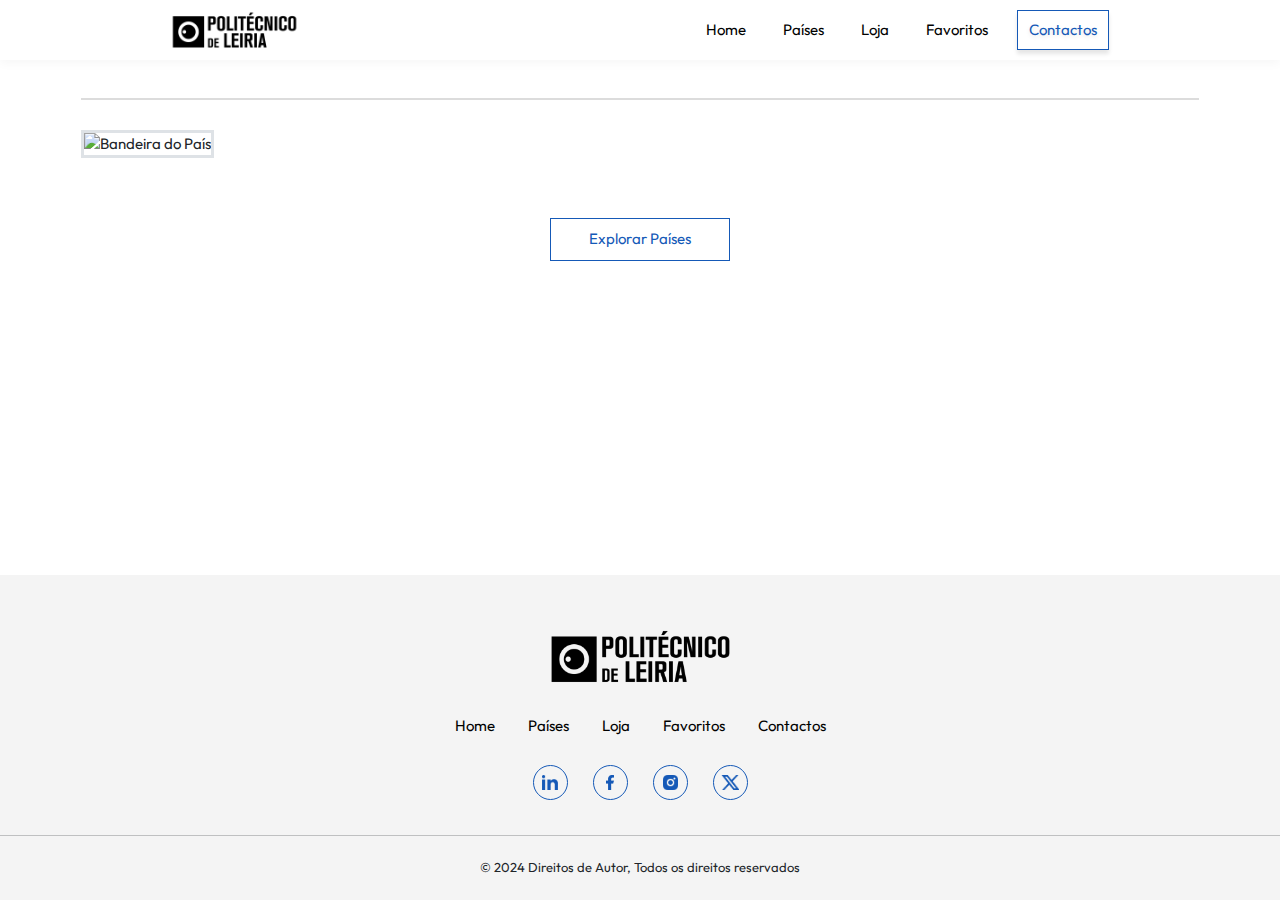
<file: pais.html>
<!DOCTYPE html>
<html lang="en">
<head>
    <meta charset="UTF-8">
    <meta name="viewport" content="width=device-width, initial-scale=1.0">
    <title>Projeto PWC</title>
        
    <!-- CSS do Bootstrap -->
    <link href="https://cdn.jsdelivr.net/npm/bootstrap@5.3.3/dist/css/bootstrap.min.css" rel="stylesheet" integrity="sha384-QWTKZyjpPEjISv5WaRU9OFeRpok6YctnYmDr5pNlyT2bRjXh0JMhjY6hW+ALEwIH" crossorigin="anonymous">

    <!-- CSS Separado com Prioridade -->
    <link rel="stylesheet" href="assets/css/styles.css">

    <!-- Importar Font 'OUTFIT' -->
    <link rel="preconnect" href="https://fonts.googleapis.com">
    <link rel="preconnect" href="https://fonts.gstatic.com" crossorigin>
    <link href="https://fonts.googleapis.com/css2?family=Outfit:wght@100..900&display=swap" rel="stylesheet">

</head>
<body>



    <!-- NAVBAR-->
    <nav class="navbar navbar-expand-lg bg-white py-0 sticky-top">
        <div class="container d-flex justify-content-between align-items-center px-nav">
    
            <!-- Logo Politécnico de Leiria -->
            <a class="ipl-hover" href="https://www.ipleiria.pt" target="_blank">
                <img src="assets/img/logo_ipleiria.png" alt="Politécnico de Leiria" title="Site do Politécnico de Leiria" height="60">
            </a>
    
            <!-- Toggler -->
            <button class="navbar-toggler" type="button" data-bs-toggle="collapse" data-bs-target="#navbarNav" aria-controls="navbarNav" aria-expanded="false" aria-label="Toggle navigation">
                <span class="navbar-toggler-icon justify-content-end"></span>
            </button>
    
            <!-- Itens da Navbar -->
            <div class="collapse navbar-collapse pb-2 py-lg-0" id="navbarNav">
                <ul class="navbar-nav ms-auto align-items-lg-center">
                    <li class="nav-item">
                        <a class="nav-link active text-black mx-nav li-hover fs-15" aria-current="page" href="homepage.html">Home</a>
                    </li>
                    <li class="nav-item">
                        <a class="nav-link text-black mx-nav li-hover fs-15" href="paises.html">Países</a>
                    </li>
                    <li class="nav-item">
                        <a class="nav-link text-black mx-nav li-hover fs-15" href="loja.html">Loja</a>
                    </li>
                    <li class="nav-item">
                        <a class="nav-link text-black mx-nav li-hover fs-15" href="favoritos.html">Favoritos</a>
                    </li>
                    <li class="nav-item">
                        <a class="nav-link mx-nav text-black px-contactos li-hover fs-15" href="contactos.html">Contactos</a>
                    </li>
                </ul>
            </div>


        </div>
    </nav>


    <!-- Conteúdo Principal -->
    <div class="container">
        <section >
            <h1 id="country-name" class="text-center pt-4 fw-bold fs-45 d-flex align-items-center justify-content-between mx-2"></h1>    
            <hr class="line">
            <div class="row mb-3">
                <div class="col-md-5 mt-4 mt-md-3 mb-3 mb-md-5 d-flex align-content-center">
                    <img id="country-flag" class="img-fluid border object-fit-cover border-3" alt="Bandeira do País">
                </div>
                <div class="col-md-7 mt-4 mt-md-3 mb-5 d-flex justify-content-center align-content-center">
                    <table class="table table-striped m-0">
                        <tbody id="country-details">
                            <!-- Tabela de Detalhes do País -->
                        </tbody>
                    </table>
                </div>
            </div>
            
            <div class="d-flex justify-content-center align-content-center mb-5">
                <a class="btn btn-explorar rounded-0" href="paises.html">Explorar Países</a>
            </div>

        </section>
    </div>

    <!-- FOOTER -->
    <footer>
        <div class="bg-footer">
            <div class="d-flex justify-content-center align-content-center py-2">
                <a class="ipl-hover" href="https://www.ipleiria.pt" target="_blank">
                    <img src="assets/img/logo_ipleiria.png" alt="Politécnico de Leiria" title="Site do Politécnico de Leiria" width="215">
                </a>
            </div>

            <!-- Menu -->
            <div class="align-content-center text-center py-2">
                <a href="homepage.html" class="text-black mx-3 li-hover text-decoration-none">Home</a>
                <a href="paises.html" class="text-black mx-3 li-hover text-decoration-none">Países</a>
                <a href="loja.html" class="text-black mx-3 li-hover text-decoration-none">Loja</a>
                <a href="favoritos.html" class="text-black mx-3 li-hover text-decoration-none">Favoritos</a>
                <a href="contactos.html" class="text-black mx-3 li-hover text-decoration-none">Contactos</a>
            </div>

            <!-- Redes Sociais -->
            <div class="d-flex align-content-center justify-content-center">
                <div class="social-links">
                    <a href="https://www.linkedin.com" class="social-link" target="_blank">
                      <img src="assets/img/linkedin.png" class="img-socials" alt="LinkedIn">
                    </a>
                    <a href="https://www.facebook.com" class="social-link" target="_blank">
                      <img src="assets/img/facebook.png" class="img-socials" alt="Facebook">
                    </a>
                    <a href="https://www.instagram.com" class="social-link" target="_blank">
                      <img src="assets/img/instagram.png" class="img-socials" alt="Instagram">
                    </a>
                    <a href="https://www.x.com" class="social-link" target="_blank">
                      <img src="assets/img/x.png" class="img-socials" alt="X">
                    </a>
                  </div>
                  
            </div>
            <hr>
            
            <div class="align-content-center text-center py-2">
                <p class="fs-13">© 2024 Direitos de Autor, Todos os direitos reservados</p>
            </div>
        </div>
    </footer>



    <!-- JavaScript do Bootstrap -->
    <script src="https://cdn.jsdelivr.net/npm/@popperjs/core@2.11.8/dist/umd/popper.min.js" integrity="sha384-I7E8VVD/ismYTF4hNIPjVp/Zjvgyol6VFvRkX/vR+Vc4jQkC+hVqc2pM8ODewa9r" crossorigin="anonymous"></script>
    <script src="https://cdn.jsdelivr.net/npm/bootstrap@5.3.3/dist/js/bootstrap.min.js" integrity="sha384-0pUGZvbkm6XF6gxjEnlmuGrJXVbNuzT9qBBavbLwCsOGabYfZo0T0to5eqruptLy" crossorigin="anonymous"></script>

    <!-- jQuery -->
    <script src="https://code.jquery.com/jquery-3.7.1.min.js"></script>

    <!-- JavaScript Separado com Prioridade -->
    <script src="assets/js/pais.js"></script>

</body>
</html>
</file>
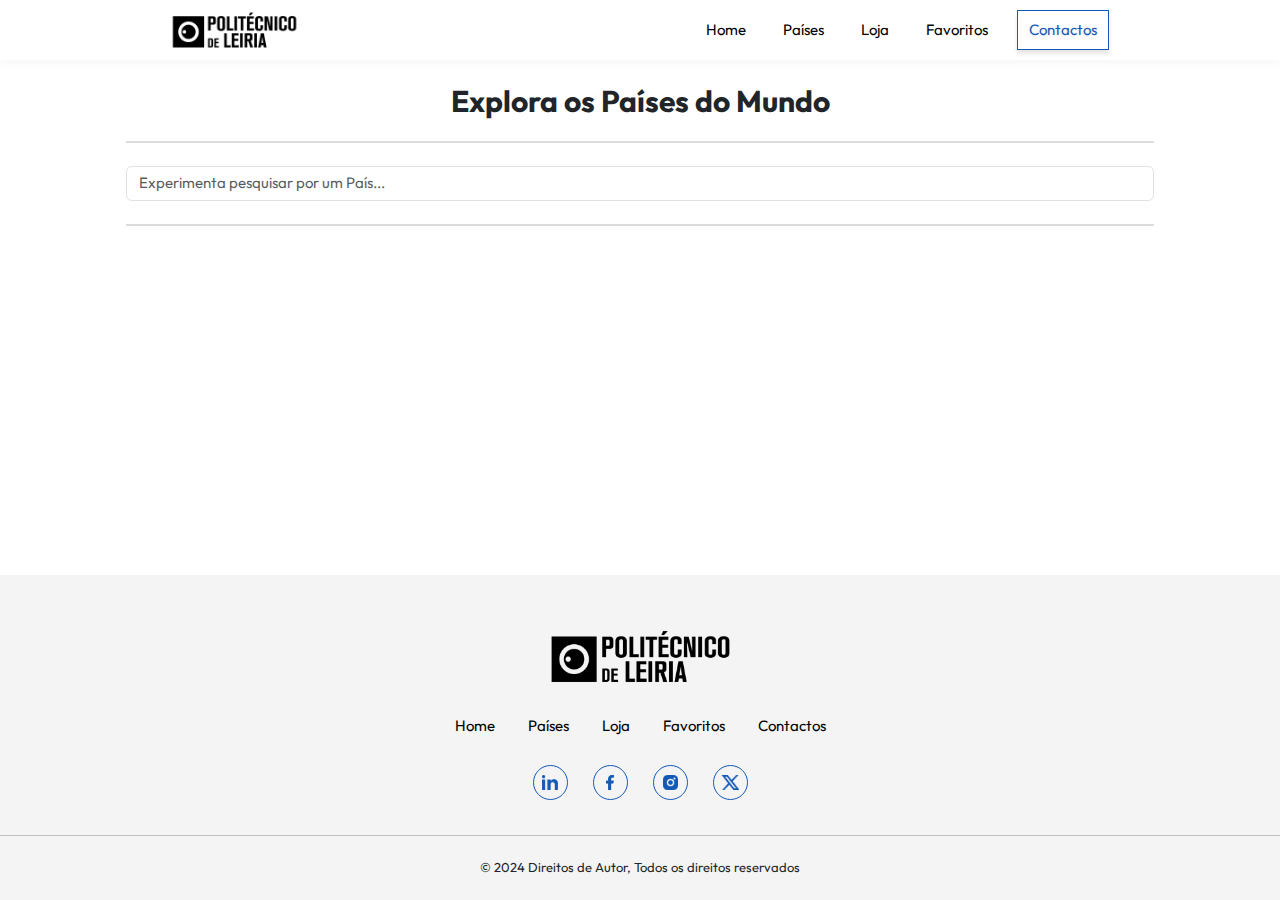
<file: paises.html>
<!DOCTYPE html>
<html lang="en">
<head>
    <meta charset="UTF-8">
    <meta name="viewport" content="width=device-width, initial-scale=1.0">
    <title>Projeto PWC</title>
        
    <!-- CSS do Bootstrap -->
    <link href="https://cdn.jsdelivr.net/npm/bootstrap@5.3.3/dist/css/bootstrap.min.css" rel="stylesheet" integrity="sha384-QWTKZyjpPEjISv5WaRU9OFeRpok6YctnYmDr5pNlyT2bRjXh0JMhjY6hW+ALEwIH" crossorigin="anonymous">

    <!-- CSS Separado com Prioridade -->
    <link rel="stylesheet" href="assets/css/styles.css">

    <!-- Importar Font 'OUTFIT' -->
    <link rel="preconnect" href="https://fonts.googleapis.com">
    <link rel="preconnect" href="https://fonts.gstatic.com" crossorigin>
    <link href="https://fonts.googleapis.com/css2?family=Outfit:wght@100..900&display=swap" rel="stylesheet">

</head>
<body>



        <!-- NAVBAR-->
    <nav class="navbar navbar-expand-lg bg-white py-0 sticky-top">
        <div class="container d-flex justify-content-between align-items-center px-nav">
    
            <!-- Logo Politécnico de Leiria -->
            <a class="ipl-hover" href="https://www.ipleiria.pt" target="_blank">
                <img src="assets/img/logo_ipleiria.png" alt="Politécnico de Leiria" title="Site do Politécnico de Leiria" height="60">
            </a>
    
            <!-- Toggler -->
            <button class="navbar-toggler" type="button" data-bs-toggle="collapse" data-bs-target="#navbarNav" aria-controls="navbarNav" aria-expanded="false" aria-label="Toggle navigation">
                <span class="navbar-toggler-icon justify-content-end"></span>
            </button>
    
            <!-- Itens da Navbar -->
            <div class="collapse navbar-collapse pb-2 py-lg-0" id="navbarNav">
                <ul class="navbar-nav ms-auto align-items-lg-center">
                    <li class="nav-item">
                        <a class="nav-link active text-black mx-nav li-hover fs-15" aria-current="page" href="homepage.html">Home</a>
                    </li>
                    <li class="nav-item">
                        <a class="nav-link text-black mx-nav li-hover fs-15" href="paises.html">Países</a>
                    </li>
                    <li class="nav-item">
                        <a class="nav-link text-black mx-nav li-hover fs-15" href="loja.html">Loja</a>
                    </li>
                    <li class="nav-item">
                        <a class="nav-link text-black mx-nav li-hover fs-15" href="favoritos.html">Favoritos</a>
                    </li>
                    <li class="nav-item">
                        <a class="nav-link mx-nav text-black px-contactos li-hover fs-15" href="contactos.html">Contactos</a>
                    </li>
                </ul>
            </div>


        </div>
    </nav>

            
    <!-- Conteúdo Principal -->
    <div class="container">

        <section class="mx-md-5 mx-3">
            <!-- Título -->
            <div class="text-center">
                <h1 class="fw-bold pt-4 pb-2">Explora os Países do Mundo</h1>
            </div>

            <hr class="line">

            <!-- Barra de Pesquisa -->
            <div class="row my-3">
                <div class="my-2">
                    <input class="form-control mr-sm-2" type="search" id="search-bar" placeholder="Experimenta pesquisar por um País...">
                </div>
            </div>

            <hr class="line">

            <div id="error-container" style="display: none;"></div>

            <!-- Cards -->
            <div class="row justify-content-center" id="cards-container">
                <!-- Cards dos Países -->
            </div>

            <!-- Paginação -->
            <nav class="my-5">
                <ul class="pagination justify-content-center" id="pagination">
                    <!-- Botões de Paginação -->
                </ul>
            </nav>
        
        </div>       
    </section>
    
    <!-- FOOTER -->
    <footer>
        <div class="bg-footer">
            <div class="d-flex justify-content-center align-content-center py-2">
                <a class="ipl-hover" href="https://www.ipleiria.pt" target="_blank">
                    <img src="assets/img/logo_ipleiria.png" alt="Politécnico de Leiria" title="Site do Politécnico de Leiria" width="215">
                </a>
            </div>

            <!-- Menu -->
            <div class="align-content-center text-center py-2">
                <a href="homepage.html" class="text-black mx-3 li-hover text-decoration-none">Home</a>
                <a href="paises.html" class="text-black mx-3 li-hover text-decoration-none">Países</a>
                <a href="loja.html" class="text-black mx-3 li-hover text-decoration-none">Loja</a>
                <a href="favoritos.html" class="text-black mx-3 li-hover text-decoration-none">Favoritos</a>
                <a href="contactos.html" class="text-black mx-3 li-hover text-decoration-none">Contactos</a>
            </div>

            <!-- Redes Sociais -->
            <div class="d-flex align-content-center justify-content-center">
                <div class="social-links">
                    <a href="https://www.linkedin.com" class="social-link" target="_blank">
                        <img src="assets/img/linkedin.png" class="img-socials" alt="LinkedIn">
                    </a>
                    <a href="https://www.facebook.com" class="social-link" target="_blank">
                        <img src="assets/img/facebook.png" class="img-socials" alt="Facebook">
                    </a>
                    <a href="https://www.instagram.com" class="social-link" target="_blank">
                        <img src="assets/img/instagram.png" class="img-socials" alt="Instagram">
                    </a>
                    <a href="https://www.x.com" class="social-link" target="_blank">
                        <img src="assets/img/x.png" class="img-socials" alt="X">
                    </a>
                    </div>
                    

            </div>
            <hr>
            <div class="align-content-center text-center py-2">
                <p class="fs-13">© 2024 Direitos de Autor, Todos os direitos reservados</p>
            </div>
        </div>
    </footer>



    <!-- JavaScript do Bootstrap -->
    <script src="https://cdn.jsdelivr.net/npm/@popperjs/core@2.11.8/dist/umd/popper.min.js" integrity="sha384-I7E8VVD/ismYTF4hNIPjVp/Zjvgyol6VFvRkX/vR+Vc4jQkC+hVqc2pM8ODewa9r" crossorigin="anonymous"></script>
    <script src="https://cdn.jsdelivr.net/npm/bootstrap@5.3.3/dist/js/bootstrap.min.js" integrity="sha384-0pUGZvbkm6XF6gxjEnlmuGrJXVbNuzT9qBBavbLwCsOGabYfZo0T0to5eqruptLy" crossorigin="anonymous"></script>
    
    <!-- jQuery -->
    <script src="https://code.jquery.com/jquery-3.7.1.min.js"></script>

    <!-- JavaScript Separado com Prioridade -->
    <script src="assets/js/paises.js"></script>

</body>
</html>
</file>
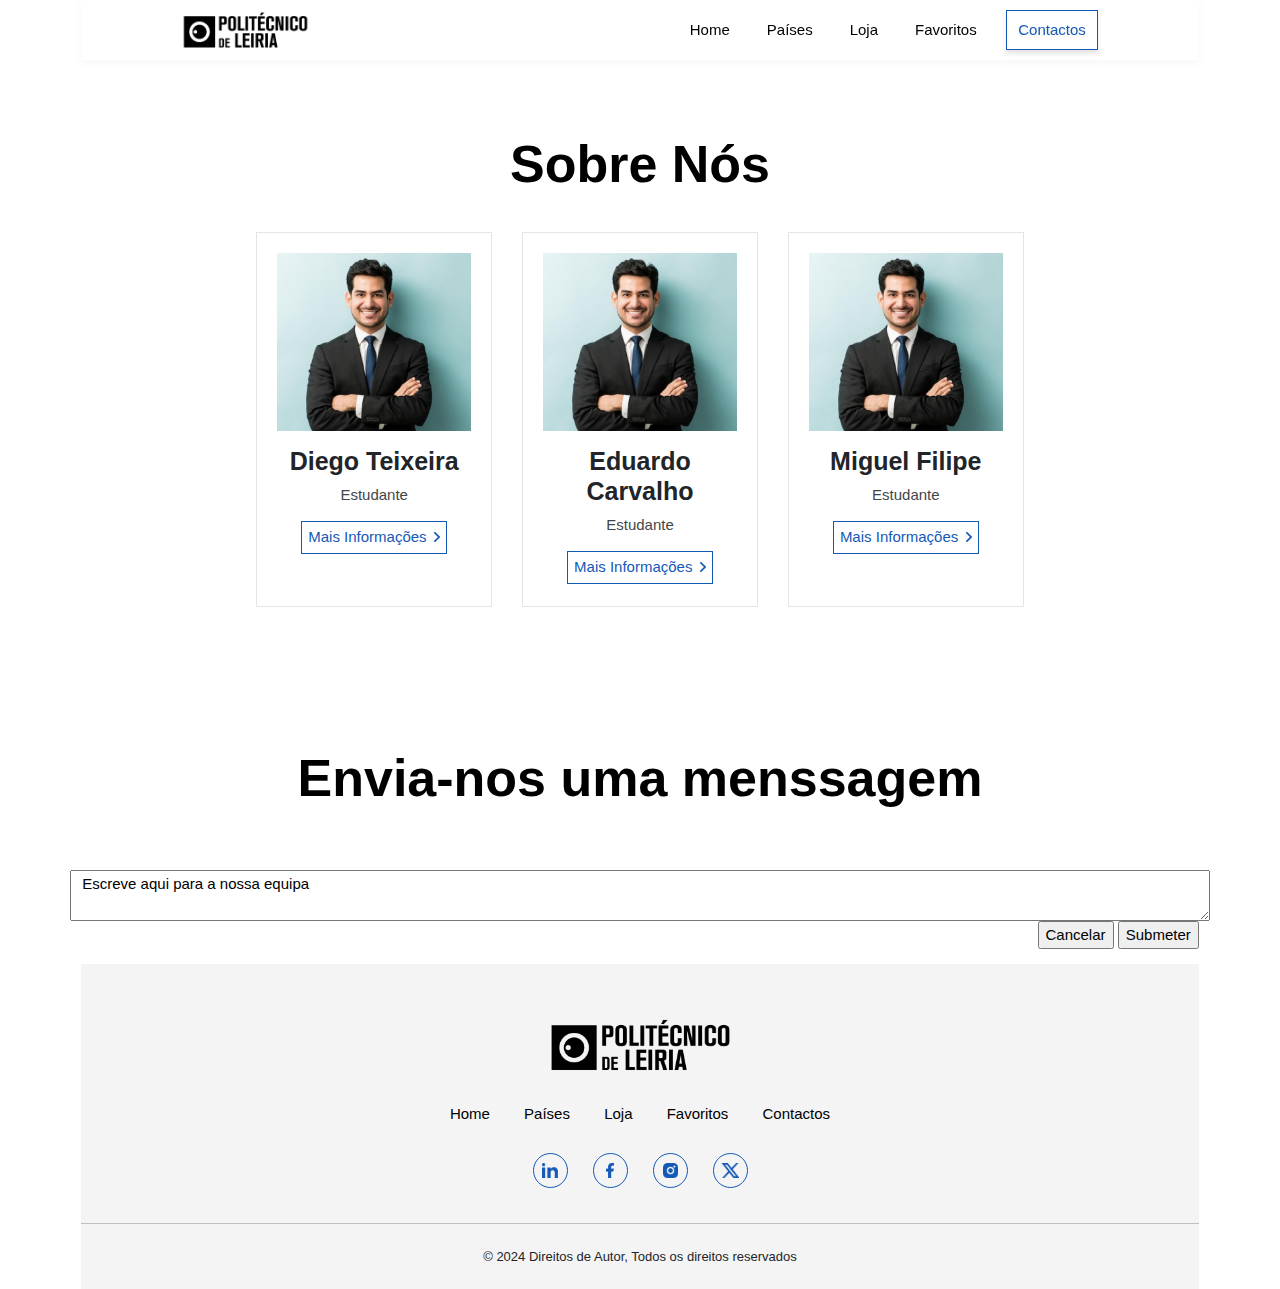
<file: Página_de_contactos.html>
<html lang="en">
    <head>
        <meta charset="UTF-8">
        <meta name="viewport" content="width=device-width, initial-scale=1.0">
        
        <title>Projeto PWC</title>
        
        <!-- CSS do Bootstrap -->
        <link href="https://cdn.jsdelivr.net/npm/bootstrap@5.3.3/dist/css/bootstrap.min.css" rel="stylesheet" integrity="sha384-QWTKZyjpPEjISv5WaRU9OFeRpok6YctnYmDr5pNlyT2bRjXh0JMhjY6hW+ALEwIH" crossorigin="anonymous">

        <!-- CSS Separado com Prioridade -->
        <link rel="stylesheet" href="assets/css/styles.css">

    </head>
    <body>
        
        <div class="container">
            
           <!-- NAVBAR-->
            <nav class="navbar navbar-expand-lg bg-white py-0 sticky-top">
                <div class="container d-flex justify-content-between align-items-center px-nav">
            

                    <!-- Logo Politécnico de Leiria -->
                    <a class="ipl-hover" href="https://www.ipleiria.pt" target="_blank">
                        <img src="assets/img/logo_ipleiria.png" alt="Politécnico de Leiria" title="Site do Politécnico de Leiria" height="60">
                    </a>
            
                    <!-- Toggler -->
                    <button class="navbar-toggler" type="button" data-bs-toggle="collapse" data-bs-target="#navbarNav" aria-controls="navbarNav" aria-expanded="false" aria-label="Toggle navigation">
                        <span class="navbar-toggler-icon justify-content-end"></span>
                    </button>
            
                    <!-- Itens da Navbar -->
                    <div class="collapse navbar-collapse pb-2 py-lg-0" id="navbarNav">
                        <ul class="navbar-nav ms-auto align-items-lg-center">
                            <li class="nav-item">
                                <a class="nav-link active text-black mx-nav li-hover fs-15" aria-current="page" href="homepage.html">Home</a>
                            </li>
                            <li class="nav-item">
                                <a class="nav-link text-black mx-nav li-hover fs-15" href="paises.html">Países</a>
                            </li>
                            <li class="nav-item">
                                <a class="nav-link text-black mx-nav li-hover fs-15" href="loja.html">Loja</a>
                            </li>
                            <li class="nav-item">
                                <a class="nav-link text-black mx-nav li-hover fs-15" href="favoritos.html">Favoritos</a>
                            </li>
                            <li class="nav-item">
                                <a class="nav-link mx-nav text-black px-contactos li-hover fs-15" href="contactos.html">Contactos</a>
                            </li>
                        </ul>
                    </div>
                </div>
            </nav>

            <!--Cards dos Contactos-->
            <div class="d-flex justify-content-center flex-column align-items-center my-4 paddingSobreNos">
                <div>
                    <h5 class="fs-52 fw-bold text-black mb-3">Sobre Nós</h5>
                </div>
                <div class="d-flex flex-column flex-lg-row align-content-center justify-content-center my-4">
                    <div class="card rounded-0 card-sobreNos my-3 my-lg-0 mx-0 mx-lg-3">
                        <img class="card-img-top img-sobreNos" src="assets/img/person2.png" alt="Card image cap">
                        <div class="card-body">
                            <h5 class="card-title fw-bold fs-25 text-center">Diego Teixeira</h5>
                            <p class="card-text opacity-85 text-center">Estudante</p>
                            <div class="d-flex justify-content-center align-content-center my-2">
                                <a href="#" id="btn-maisInformacoes" class="btn rounded-0 align-content-center">Mais Informações<span class="ps-2 align-content-center justify-content-center"><img src="assets/img/mais_informacoes.png" width="6"></span></a>
                            </div>
                        </div>
                    </div>

                    <div class="card rounded-0 card-sobreNos my-3 my-lg-0 mx-0 mx-lg-3">
                        <img class="card-img-top img-sobreNos" src="assets/img/person2.png" alt="Card image cap">
                        <div class="card-body">
                            <h5 class="card-title fw-bold fs-25 text-center">Eduardo Carvalho</h5>
                            <p class="card-text opacity-85 text-center">Estudante</p>
                            <div class="d-flex justify-content-center align-content-center my-2">
                                <a href="#" id="btn-maisInformacoes" class="btn rounded-0 align-content-center">Mais Informações<span class="ps-2 align-content-center justify-content-center"><img src="assets/img/mais_informacoes.png" width="6"></span></a>
                            </div>
                        </div>
                    </div>

                    <div class="card rounded-0 card-sobreNos my-3 my-lg-0 mx-0 mx-lg-3">
                        <img class="card-img-top img-sobreNos" src="assets/img/person2.png" alt="Card image cap">
                        <div class="card-body">
                            <h5 class="card-title fw-bold fs-25 text-center">Miguel Filipe</h5>
                            <p class="card-text opacity-85 text-center">Estudante</p>
                            <div class="d-flex justify-content-center align-content-center my-2">
                                <a href="#" id="btn-maisInformacoes" class="btn rounded-0 align-content-center">Mais Informações<span class="ps-2 align-content-center justify-content-center"><img src="assets/img/mais_informacoes.png" width="6"></span></a>
                            </div>
                        </div>
                    </div>
                </div>
            </div>

            <!-- Titulo do Formulario -->
            <div class="p-5 text-center">
                <h5 class="fs-52 fw-bold text-black mb-3">Envia-nos uma menssagem</h5>
            </div>

            <!-- Formulario dos contactos -->
            <div class="text-center">
                <form action="#" method="POST" id="formTicketContacto" class="formdeContacto">
                    <fieldset id="Ticket_Contactos" class="row">
                        <textarea name="descricao">Escreve aqui para a nossa equipa</textarea>
                    </fieldset>
                    <fieldset id="Ticket_Contactos" class="text-end">
                        <input type="reset" value="Cancelar">
                        <input type="submit" value="Submeter">
                    </fieldset>
                </form>
            </div>

            <!-- Footer da página -->
            <div class="bg-footer">
                <div class="d-flex justify-content-center align-content-center py-2">
                    <img src="assets/img/logo_ipleiria.png" width="215">
                </div>
                <div class="align-content-center text-center py-2">
                    <a href="#" class="text-black mx-3 li-hover text-decoration-none">Home</a>
                    <a href="#" class="text-black mx-3 li-hover text-decoration-none">Países</a>
                    <a href="#" class="text-black mx-3 li-hover text-decoration-none">Loja</a>
                    <a href="#" class="text-black mx-3 li-hover text-decoration-none">Favoritos</a>
                    <a href="#" class="text-black mx-3 li-hover text-decoration-none">Contactos</a>
                </div>
                <div class="d-flex align-content-center justify-content-center">
                    <div class="social-links">
                        <a href="https://www.linkedin.com" class="social-link" target="_blank">
                          <img src="assets/img/linkedin.png" class="img-socials" alt="LinkedIn">
                        </a>
                        <a href="https://www.facebook.com" class="social-link" target="_blank">
                          <img src="assets/img/facebook.png" class="img-socials" alt="Facebook">
                        </a>
                        <a href="https://www.instagram.com" class="social-link" target="_blank">
                          <img src="assets/img/instagram.png" class="img-socials" alt="Instagram">
                        </a>
                        <a href="https://www.x.com" class="social-link" target="_blank">
                          <img src="assets/img/x.png" class="img-socials" alt="X">
                        </a>
                      </div>
                      

                </div>
                <hr>
                <div class="align-content-center text-center py-2">
                    <p class="fs-13">© 2024 Direitos de Autor, Todos os direitos reservados</p>
                </div>
            </div>  
        </div>
    </body>
</html>
</file>
<file: assets/css/styles.css>
/* Font-Size / Font-Weight */
* {
    font-family: 'Outfit', 'Arial';
    font-size: 15px;
}

html, body {
    height: 100%;
    display: flex;
    flex-direction: column;
}

.container {
    flex: 1;
}

.fs-13 {
    font-size: 13px;
}

.fs-15 {
    font-size: 15px;
}

.fs-16 {
    font-size: 16px;
}

.fs-18 {
    font-size: 18px;
}

.fs-23 {
    font-size: 23px;
}

.fs-25 {
    font-size: 25px;
}

.fs-30 {
    font-size: 30px;
}

.fs-45 {
    font-size: 45px;
}

.fs-52 {
    font-size: 52px;
}

.fs-69 {
    font-size: 69px;
}

.fw-medium {
    font-weight: 500 !important;
}

.fw-semi-bold {
    font-weight: 600;
}

.fw-bold {
    font-weight: 700;
}

h1 {
    font-size: 30px;
}


/* Font-Size / Font-Weight */




/* ---------------------------------------  HOMEPAGE --------------------------------------- */

/* NAVBAR */
.mx-nav {
    margin: auto 11px;
}

.px-nav {
    padding-left: 25px;
    padding-right: 40px;
}

.navbar {
    box-shadow: 0px 3px 10px 0px rgba(0, 0, 0,0.04);
}


@media (min-width: 992px) {
    .px-nav {
        padding-left: 90px;
        padding-right: 90px;
    }

    .px-contactos {
        padding-left: 11px !important;
        padding-right: 11px !important;

        border: 1pt solid #1559B7;
        color: #1559B7 !important;
        text-shadow: 0 2px 4px rgba(0,0,0,0.1) !important;
        box-shadow: 0 4px 4px 0 rgba(0,0,0,0.1) !important;

    }

    .nav-link {
        transition: 0.08s ease-in-out;
    }


    .nav-link.px-contactos:hover {
        color: white !important;
        background-color: #1559B7 !important;
        font-weight: 400 !important;
        text-shadow: 0 2px 4px rgba(0,0,0,0) !important;
        box-shadow: 0 4px 4px 0 rgba(0,0,0,0)!important;
        transition: 0.2s ease-in-out;
    }

}


.ipl-hover {
    filter: invert(0);
    transition: 0.12s ease-in-out;
}

.ipl-hover:hover {
    filter: invert(0.3);
}

.li-hover:hover {
    color:#1559B7 !important;
    font-weight: 600; /*Semi-Bold */
    transition: 0.08s;
    font-size: 15px;
}
/* NAVBAR */







/* --------------- HOMEPAGE --------------- */



/* CAROUSEL */
.carousel-bg-light {
    background-color: #EDEDED;
}

.carousel-bg-black {
    background-color: #000000;
}


.carousel-control-prev , .carousel-control-next {
    width: 7% !important;
}

.slider-wh {
    width: 70px !important;
    height: 4px !important;
}

.carousel-indicators .active {
    background-color: #1559B7 !important; /* Cor azul */
}

.carousel-indicators button {
    background-color: #D9D9D9 !important; /* Cor cinzenta */
}

.padding-carousel {
    padding: 80px 90px;
}

.btn-explorar {
    text-decoration: none;
    color: #1559B7;
    border: 1pt solid #1559B7;
    padding: 9px 38px;
    transition: 0.08s ease-in-out;
}

.btn-explorar:hover {
    color: white;
    background-color: #1559B7;
}

.btn-explorar-aus {
    text-decoration: none;
    color: #ffffff;
    border: 1pt solid #ffffff;
    padding: 9px 38px;
    transition: 0.08s ease-in-out;
}



.btn-explorar-aus:hover {
    color: rgb(0, 0, 0);
    background-color: #ffffff;
}

#img_japao {
    margin-right: 40px;
    width: 38%;

}

#img_australia {

    width: 42%;

}

.my-30 {
    margin: 30px 0;
}

.me-15 {
    margin-right: 40px;
}

.opacity-85 {
    opacity: 85%;
}

.opacity-30 {
    opacity: 30%;
}

.justify {
    text-align: justify !important;
}



@media (max-width: 992px) {
    .fs-69 {
        font-size: 28px;
    }

    .padding-carousel {
        padding: 10px 45px;
    }

    .carousel-control-prev , .carousel-control-next {
        width: 12% !important;
        display: block;
    }

    .me-15 {
        margin-right: auto !important;

    }

    .mb-mobile {
        margin-bottom: 8px;
    }

    * {
        font-size: 14px;
    }

   
    #img_japao {
        display: flex;
        margin-right: 0px;
        width: 100%;
        padding: 0px 0px 45px 0px;
        justify-content: center;
        align-items: center;
        align-content: center;
        align-self: center;
    }

    #img_australia {
        display: flex;
        margin-right: 0px;
        width: 100%;
        padding: 35px 0px 45px 0px;
        justify-content: center;
        align-items: center;
        align-content: center;
        align-self: center;
    }

    .my-30 {
        margin: 40px auto;
        align-content: center;
    }

    .btn-explorar {
        margin: auto;
        padding: 8px 40px;
    }

    .mobile-center {
        display: flex;
        align-items: center;
        justify-content: center;
        align-content: center;
    }

}

@media (min-width: 992px) and (max-width: 1400px) {
    .fs-69 {
        font-size: 40px;
    }

    #img_japao {
        align-self: center;
        width: 45%;
        height: fit-content;
        margin-right: 0px !important;
    }

    #img_australia {
        align-self: center;
        width: 45%;
        height: fit-content;
        margin-right: 0px !important;
    }
}

.carousel-inner {
    display: flex;
    align-items: stretch;
}


.carousel-inner {
    height: 100% !important;
}

.carousel-control-prev-icon {
    transition: 0.1s ease-in-out;
    background-image: url(../img/prev.svg);
}

.carousel-control-next-icon {
    transition: 0.05s ease-in-out;
    background-image: url(../img/next.svg);
}

.carousel-control-next , .carousel-control-prev {
    opacity: 100% !important;
}

.carousel-control-next:hover , .carousel-control-prev:hover {
    filter: brightness(1.1) invert(0.1);
    opacity: 80% !important;
}

.carousel-item {
    transition: transform 0.6s ease-in-out !important;
    backface-visibility: hidden;
}
.carousel-inner {
    overflow: hidden; /* Evita que os itens saiam do container */
}
/* CAROUSEL */

/* EXPLORAR PAÍSES */
.pd-paises {
    padding-top: 70px;
    padding-bottom: 100px;
    background-color: white;
    height: 100% !important;
}

.card_country {
    padding: 2px 2px !important;
    width: 24%;
    border: 1pt solid rgba(0,0,0,0.15);
    border-radius: 0;
    box-sizing: border-box;
    flex-grow: 1;
    transition: 0.1s ease-in-out;
    min-height: 278px;
    max-height: 278px;
}

.card_country:hover {
    padding: 0px 0px !important;
    width: 24%;
    border: 2pt solid #1559B7;
    border-radius: 0;
    box-sizing: border-box;
}

.marginPaises {
    margin: auto 160px;
}

.marginEscolhaPais {
    margin: 0 25%;
}


@media (max-width: 992px) {

    .fs-52 {
        font-size: 30px;
    }

    .img_country {
        width: 100%;
        margin: 15px auto;
    }

    .img_country:hover {
        width: 100%;
        margin: 15px auto;
    }

    .marginEscolhaPais {
        margin: 0 10%;
    }

    .pd-paises {
        padding: 40px 0 40px 0;
    }

}

@media (max-width: 992px) {

    .card_country {
        width: 100%;
    }

    .card_country:hover {
        width: 100%;
    }
}

@media (min-width: 576px) and (max-width: 992px) {

    .card_country {
        width: 70%;
    }

    .card_country:hover {
        width: 70%;
    }
}

@media (max-width: 1200px) {

    .marginPaises {
        margin: auto 50px;
    }
}

@media (min-width: 1200px) and (max-width: 1400px) {

    .marginPaises {
        margin: auto 60px;
    }
}

.padding_imgCountry {
    padding: 15px 15px 0 15px;
}
/* EXPLORAR PAÍSES */

/* EXPLORAR MUNDO */
#explorarBg {
    position: relative; /* Necessário para posicionar o pseudo-elemento */
    z-index: 1; /* Garante que o conteúdo fique acima */
}

#explorarBg::before {
    content: '';
    position: absolute;
    top: 0;
    left: 0;
    width: 100%;
    height: 100%;
    background-image: url(../img/explorar_bg.png);
    background-repeat: no-repeat;
    background-position: center;
    background-size: cover;
    filter: brightness(0.28); /* Aplica o filtro apenas na imagem */
    z-index: -1; /* Coloca o pseudo-elemento atrás do conteúdo */
}


#explora {
    font-size: 52px;
}

.explorar {
    padding: 80px;
}

.marginExploraMundo-P {
    margin: 30px 13%;
}

@media (max-width: 1200px) {
    .marginExploraMundo-P {
        margin: 30px 20px;
    }

    #explora {
        font-size: 35px;
    }

    .explorar {
        padding: 60px 30px;
    }
}

.btnExploraMundo {
    text-decoration: none;
    border: 1pt solid white;
    background-color: white;
    padding: 8px 30px;
    color: black;

}

.btnExploraMundo:hover {
    text-decoration: none;
    border: 1pt solid white;
    background-color: rgba(255, 255, 255,0.4);
    padding: 8px 30px;
    color: white;
    transition: 0.08s ease-in-out;

}

.shadowExplora {
    box-shadow: 0px 3px 6px 0px rgba(0,0,0,0.4) !important;
}
/* EXPLORAR MUNDO */

/* SOBRE NÓS */
.paddingSobreNos {
    padding: 50px 160px;
}

.card-sobreNos {
    width: 30%;
    border: 1pt solid rgba(0,0,0,0.10);
    transition: 0.15s ease-in-out;
}

.img-sobreNos {
    padding: 20px 20px 0px 20px;
}

.card-sobreNos:hover {
    box-shadow: 0px 4px 40px 4px rgba(0,0,0,0.15) !important;
    border: 1pt solid rgba(0,0,0,0);
}

#btn-maisInformacoes {
    color: #1559B7;
    background-color: white;
    border: 1pt solid #1559B7;
    transition: 0.1s ease-in-out;
    padding: 4px 6px !important;

    > span {
        display: inline-flex;
    }
}

#btn-maisInformacoes:hover {
    color: #ffffff;
    background-color: #1559B7;
    border: 1pt solid #1559B7;

    > span {
        filter: grayscale(100) brightness(100);
    
    }
}

@media (max-width: 768px) {
    .card-sobreNos {
        width: 100%;
    }

    .paddingSobreNos {
        padding: 20px 40px;
    }
}

@media (min-width: 768px) and (max-width:1200px) {
    .card-sobreNos {
        width: 100%;
    }

    .paddingSobreNos {
        padding: 20px 50px;
    }
}

/* SOBRE NÓS */

/* FOOTER */
.bg-footer {
    padding: 30px 0 0px 0;
    background-color: #F4F4F4;
}

.social-links {
    display: flex;
    align-items: center;
    justify-content: center;
    gap: 25px;
    margin: 20px auto;
  }
  
.social-link {
    display: flex;
    align-items: center;
    justify-content: center;
    width: 35px;
    height: 35px;
    border: 1pt solid #1559B7;
    border-radius: 50%;
    text-decoration: none;
    transition: 0.08s ease-in-out;
}
  
.img-socials {
    height: 15px;
}

.social-link:hover {

    img {
        filter: grayscale(100) brightness(100);     
    }
    
}
  
.social-link:hover {
    background-color: #1559B7;

}
/* FOOTER */




/* ---------------------------------------  PÁGINA DE PAÍSES --------------------------------------- */

/* CARDS */
.custom-card {
    border-radius: 0px !important;
    border: 1pt solid rgba(0,0,0,0.10);
    transition: 0.15s ease-in-out;
    height: 100%; 
    overflow: hidden;
}

.custom-card:hover {
    box-shadow: 0px 6px 40px 4px rgba(0,0,0,0.15) !important;
    border: 1pt solid rgba(0,0,0,0);
}

.card-img-flag {
    border-radius: 0px !important;
    padding: 15px;
    height: 200px;
    max-height: 200px;
    object-fit: cover;
}

.line {
    border: 1pt solid rgba(0,0,0,0.55);
}

.line-inverted {
    border: 1pt solid rgba(255, 255, 255, 0.9);
}

.add-favorite {
    background-image: url(../img/favourite.svg);
    background-size: 25px;
    background-position: center;
    background-repeat: no-repeat;
    width: 30px;
    height: 30px;
    transition: 0.1s ease-in-out;
    border: none;
}

.add-favorite:hover {
    background-image: url(../img/favourite-hover.svg);
    background-size: 25px;
    background-position: center;
    background-repeat: no-repeat;
    width: 30px;
    height: 30px;
    transition: 0.1s ease-in-out;
    filter: brightness(1.1) opacity(0.9);
    border: none;
}

.add-favorite:active {
    background-image: url(../img/favourite-hover.svg);
    background-size: 25px;
    background-position: center;
    background-repeat: no-repeat;
    width: 30px;
    height: 30px;
    transition: 0.1s ease-in-out;
    filter: brightness(5) opacity(0.7);
    border: none;
}

.remove-favorite {
    background-image: url(../img/favourite-hover.svg);
    background-size: 25px;
    background-position: center;
    background-repeat: no-repeat;
    width: 30px;
    height: 30px;
    transition: 0.1s ease-in-out;
    border: none;
}

.remove-favorite:hover {
    background-image: url(../img/favourite-hover.svg);
    background-size: 25px;
    background-position: center;
    background-repeat: no-repeat;
    width: 30px;
    height: 30px;
    transition: 0.1s ease-in-out;
    filter: brightness(1.1) opacity(0.9);
    border: none;
}

.remove-favorite:active {
    background-image: url(../img/favourite-hover.svg);
    background-size: 25px;
    background-position: center;
    background-repeat: no-repeat;
    width: 30px;
    height: 30px;
    transition: 0.1s ease-in-out;
    filter: brightness(5) opacity(0.7);
    border: none;
}
/* CARDS */




/* ---------------------------------------  PÁGINA DA LOJA --------------------------------------- */

@media (max-width: 768px) {

    #img-under-construction {
        height: 280px;
    }

}




/* ---------------------------------------  PÁGINA DE FAVORITOS --------------------------------------- */

@media (max-width: 768px) {

    #img-no-favourites {
        height: 280px;
    }

}




/* ---------------------------------------  PÁGINA DE CONTACTOS --------------------------------------- */

.fixWidth {
    width: -webkit-fill-available;
}

.cardContactos {
    width: 30%;
    border: 1pt solid rgba(0,0,0,0.10);
    transition: 0.15s ease-in-out;
}

.imgContactos {
    padding: 20px 20px 0px 20px;
    object-fit: cover;
    height: 180px;
}

.cardContactos:hover {
    box-shadow: 0px 4px 40px 4px rgba(0,0,0,0.15) !important;
    border: 1pt solid rgba(0,0,0,0);
}

@media (max-width: 576px) {
    .cardContactos {
        width: 100%;
    }

    .cardContactos:hover {
        width: 100%;
    }
}

@media (min-width: 576px) and (max-width: 992px) {
    .cardContactos {
        width: 70%;
    }

    .cardContactos:hover {
        width: 70%;
    }
}

@media (min-width: 992px) and (max-width: 1200px) {
    .cardContactos {
        width: 29%;
    }

    .cardContactos:hover {
        width: 29%;
    }
}


.invalid-feedback {
    display: none;
}

.sucess {
    align-content: center;
    justify-content: center;
    text-align: center;
    border: 1px solid rgba(0,100,0,0.5);
    color: darkgreen;
    background-color: rgba(40, 150, 0, 0.1);
    padding: 10px;
    border-radius: 8px;
    box-shadow: 0px 4px 4px 0px rgba(0,0,0,0.05);
    transition: 0.15s ease-in-out;
}

.sucess:hover {
    align-content: center;
    justify-content: center;
    text-align: center;
    color: darkgreen;
    background-color: rgba(40, 200, 0, 0.1);
    padding: 10px;
    border-radius: 8px;
    box-shadow: 0px 4px 8px 0px rgba(0,0,0,0.08);
}



.error {
    align-content: center;
    justify-content: center;
    text-align: center;
    border: 1px solid rgba(139,0,0,0.5);
    color: darkred;
    background-color: rgba(150, 0, 0, 0.1);
    padding: 10px;
    border-radius: 8px;
    box-shadow: 0px 4px 4px 0px rgba(0,0,0,0.05);
    transition: 0.15s ease-in-out;
}

.error:hover {
    align-content: center;
    justify-content: center;
    text-align: center;
    color: darkred;
    background-color: rgba(200, 0, 0, 0.1);
    padding: 10px;
    border-radius: 8px;
    box-shadow: 0px 4px 8px 0px rgba(0,0,0,0.08);
}


#success-message {
    display: none;
}

#error-message {
    display: none;
}
</file>
